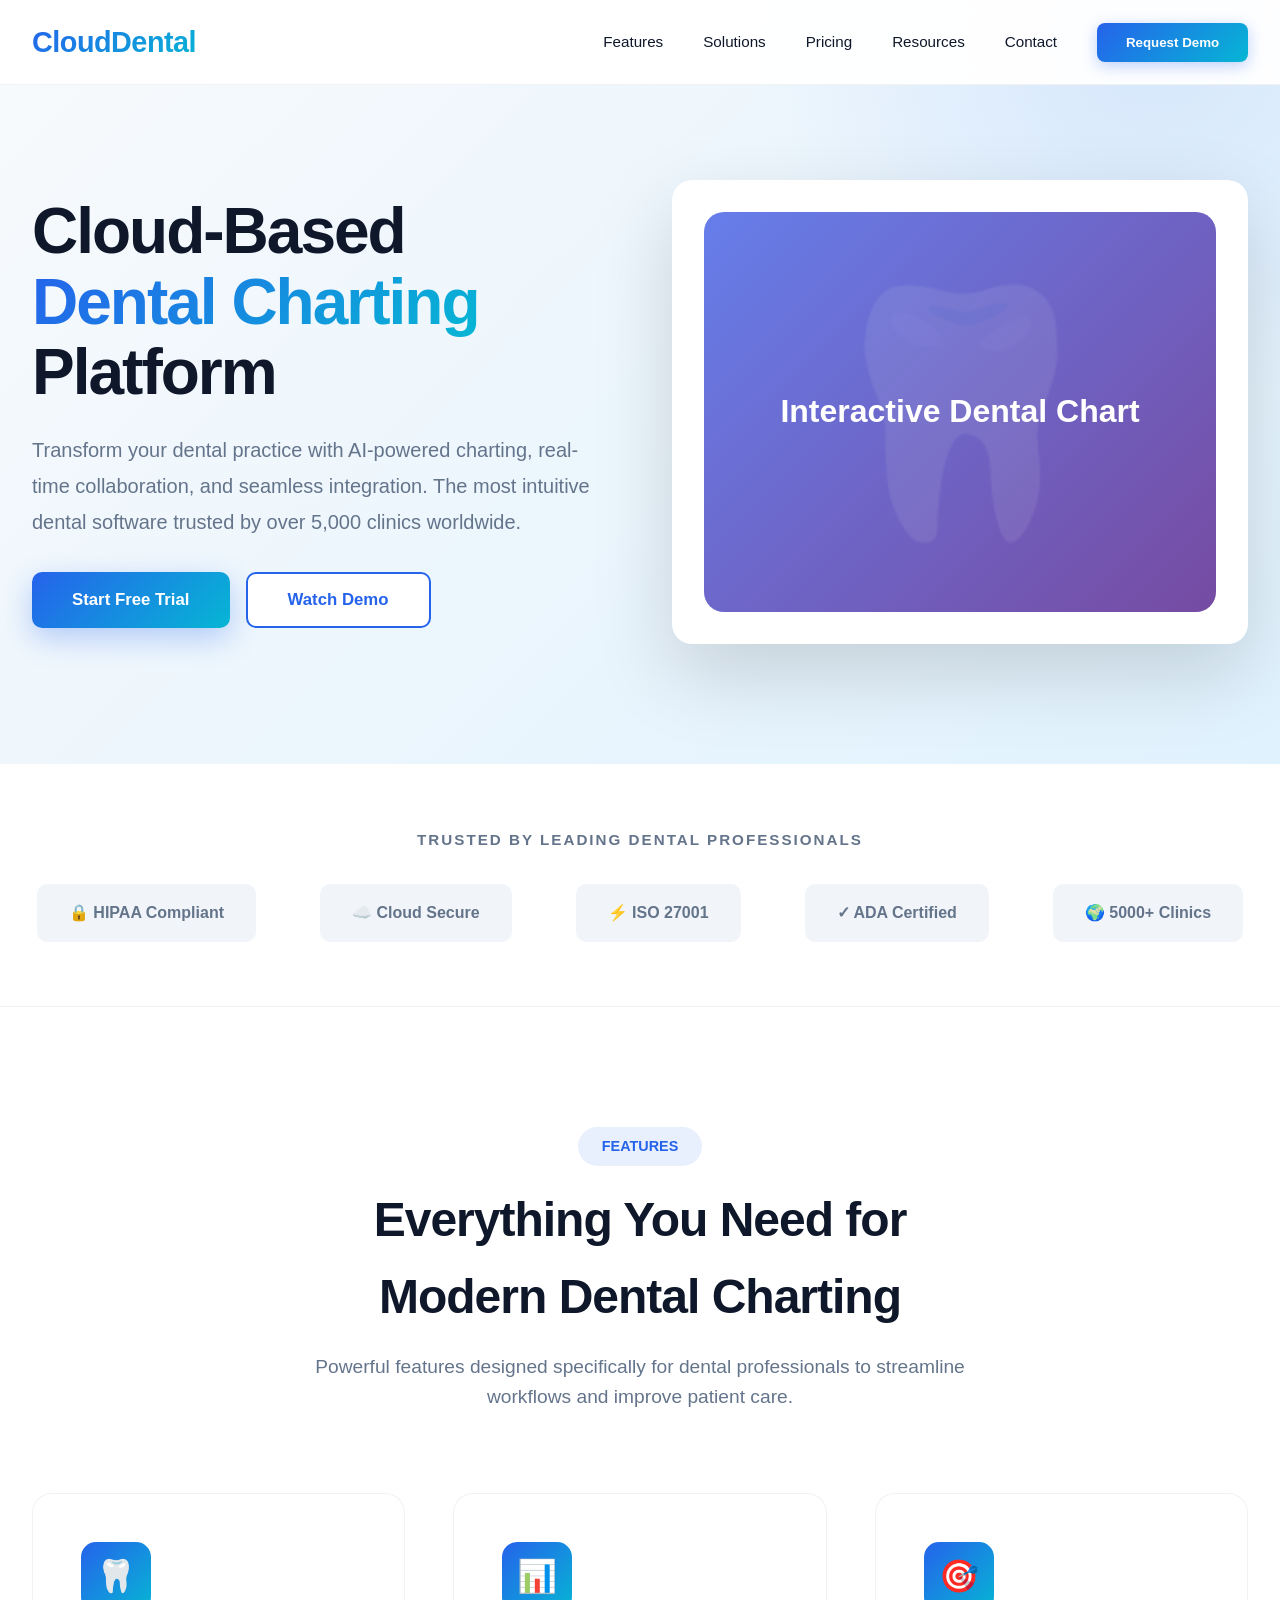
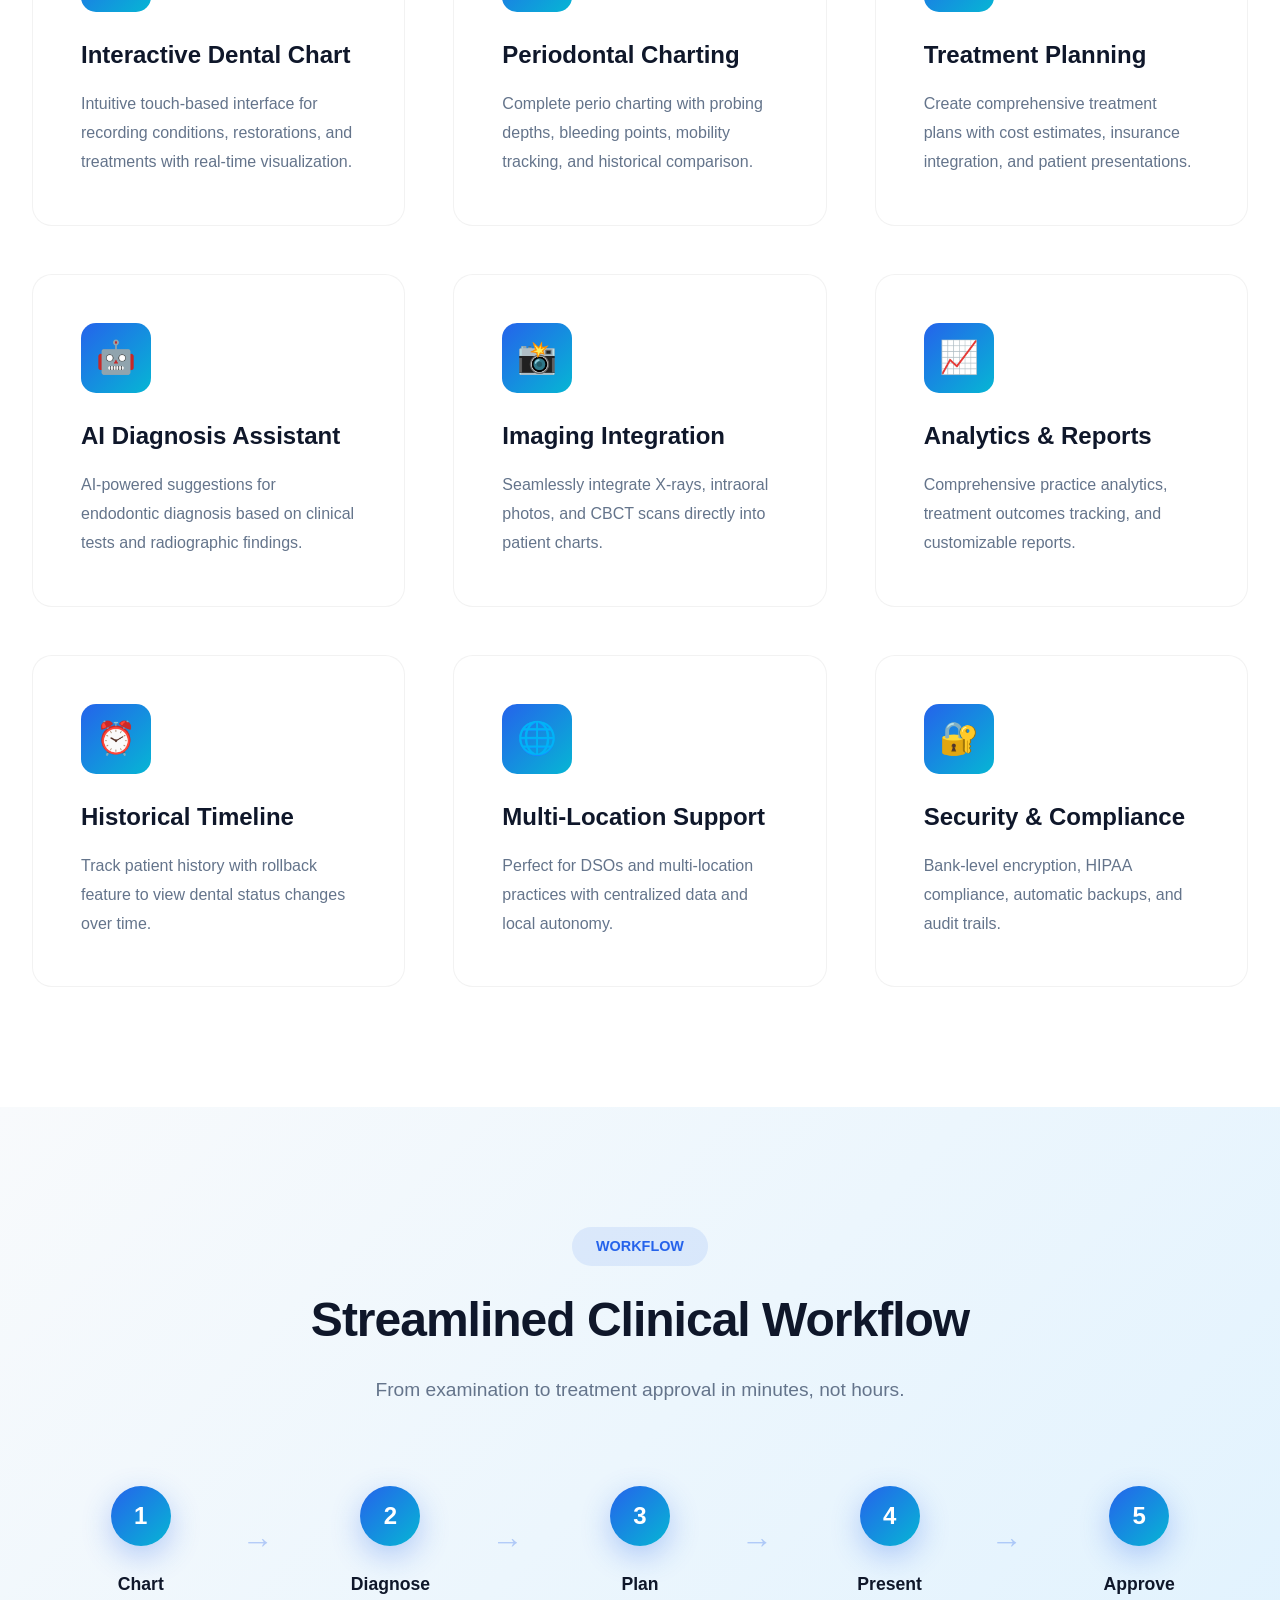
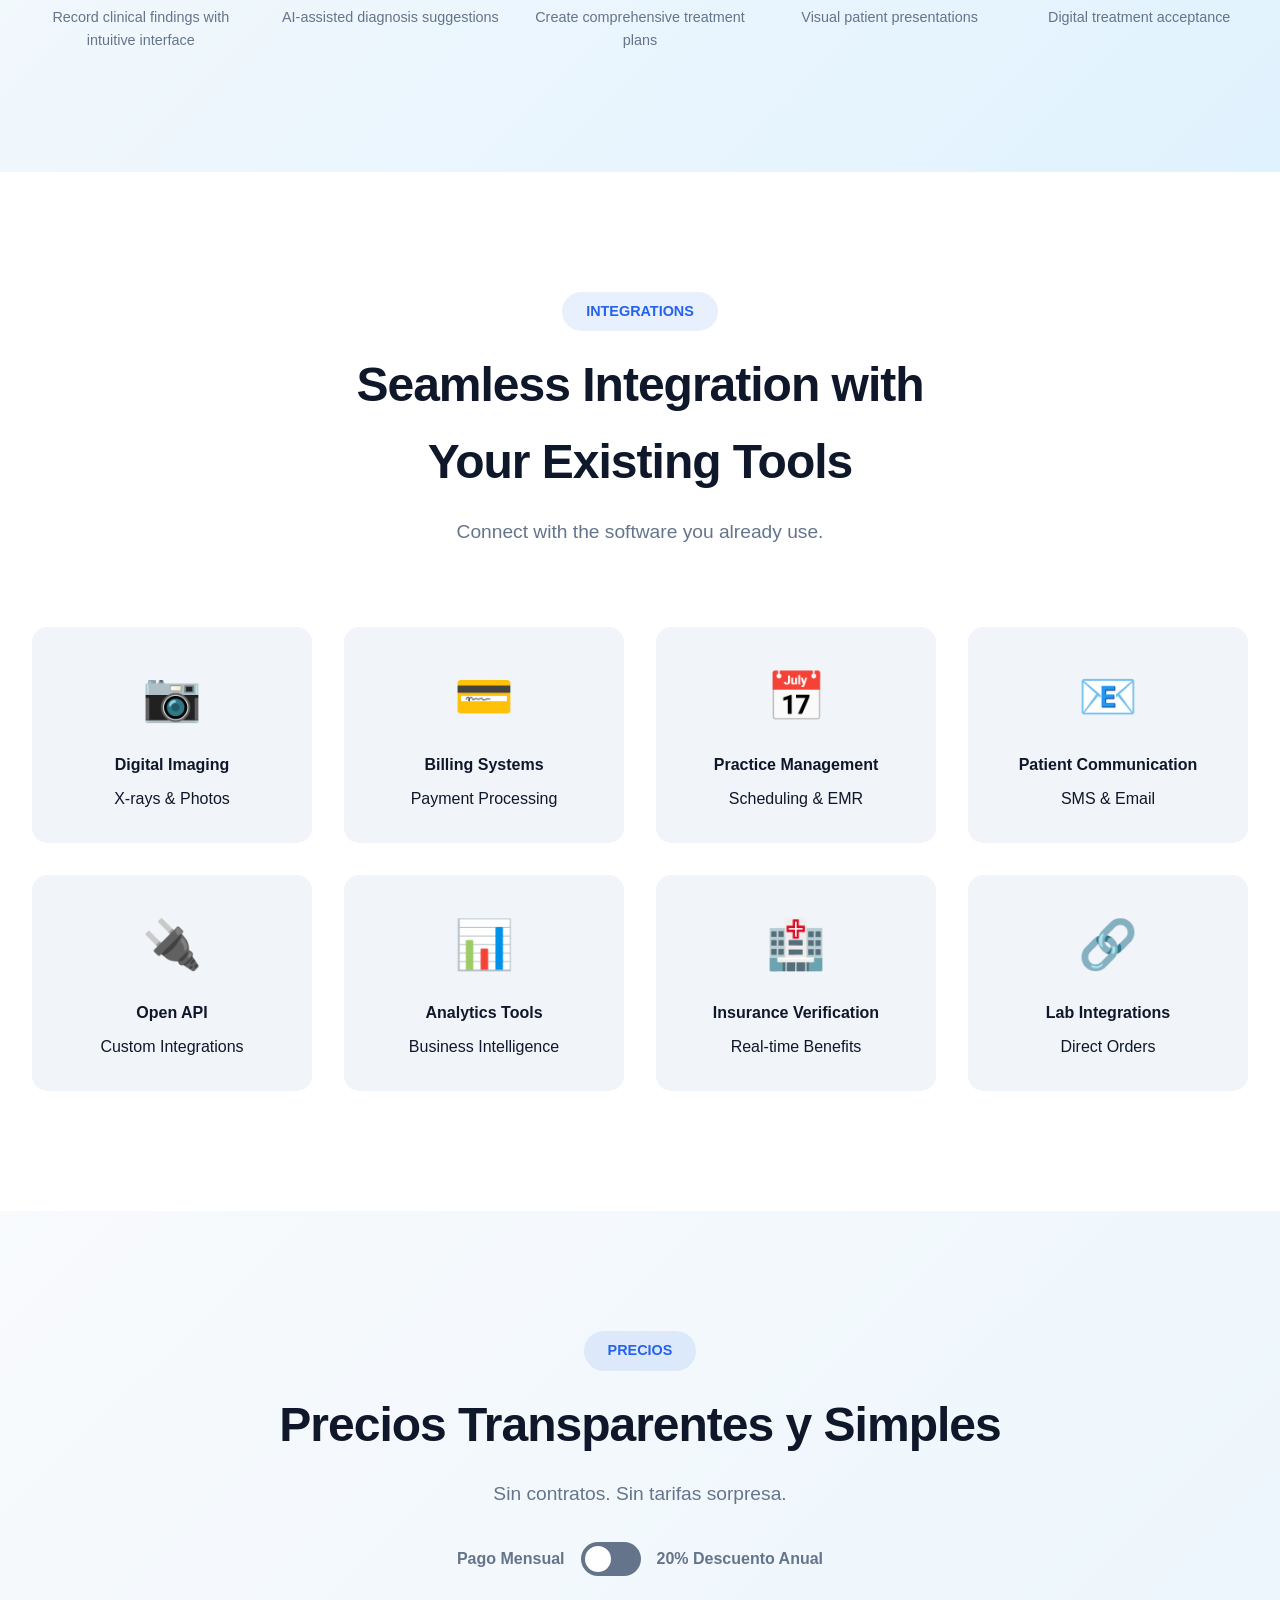
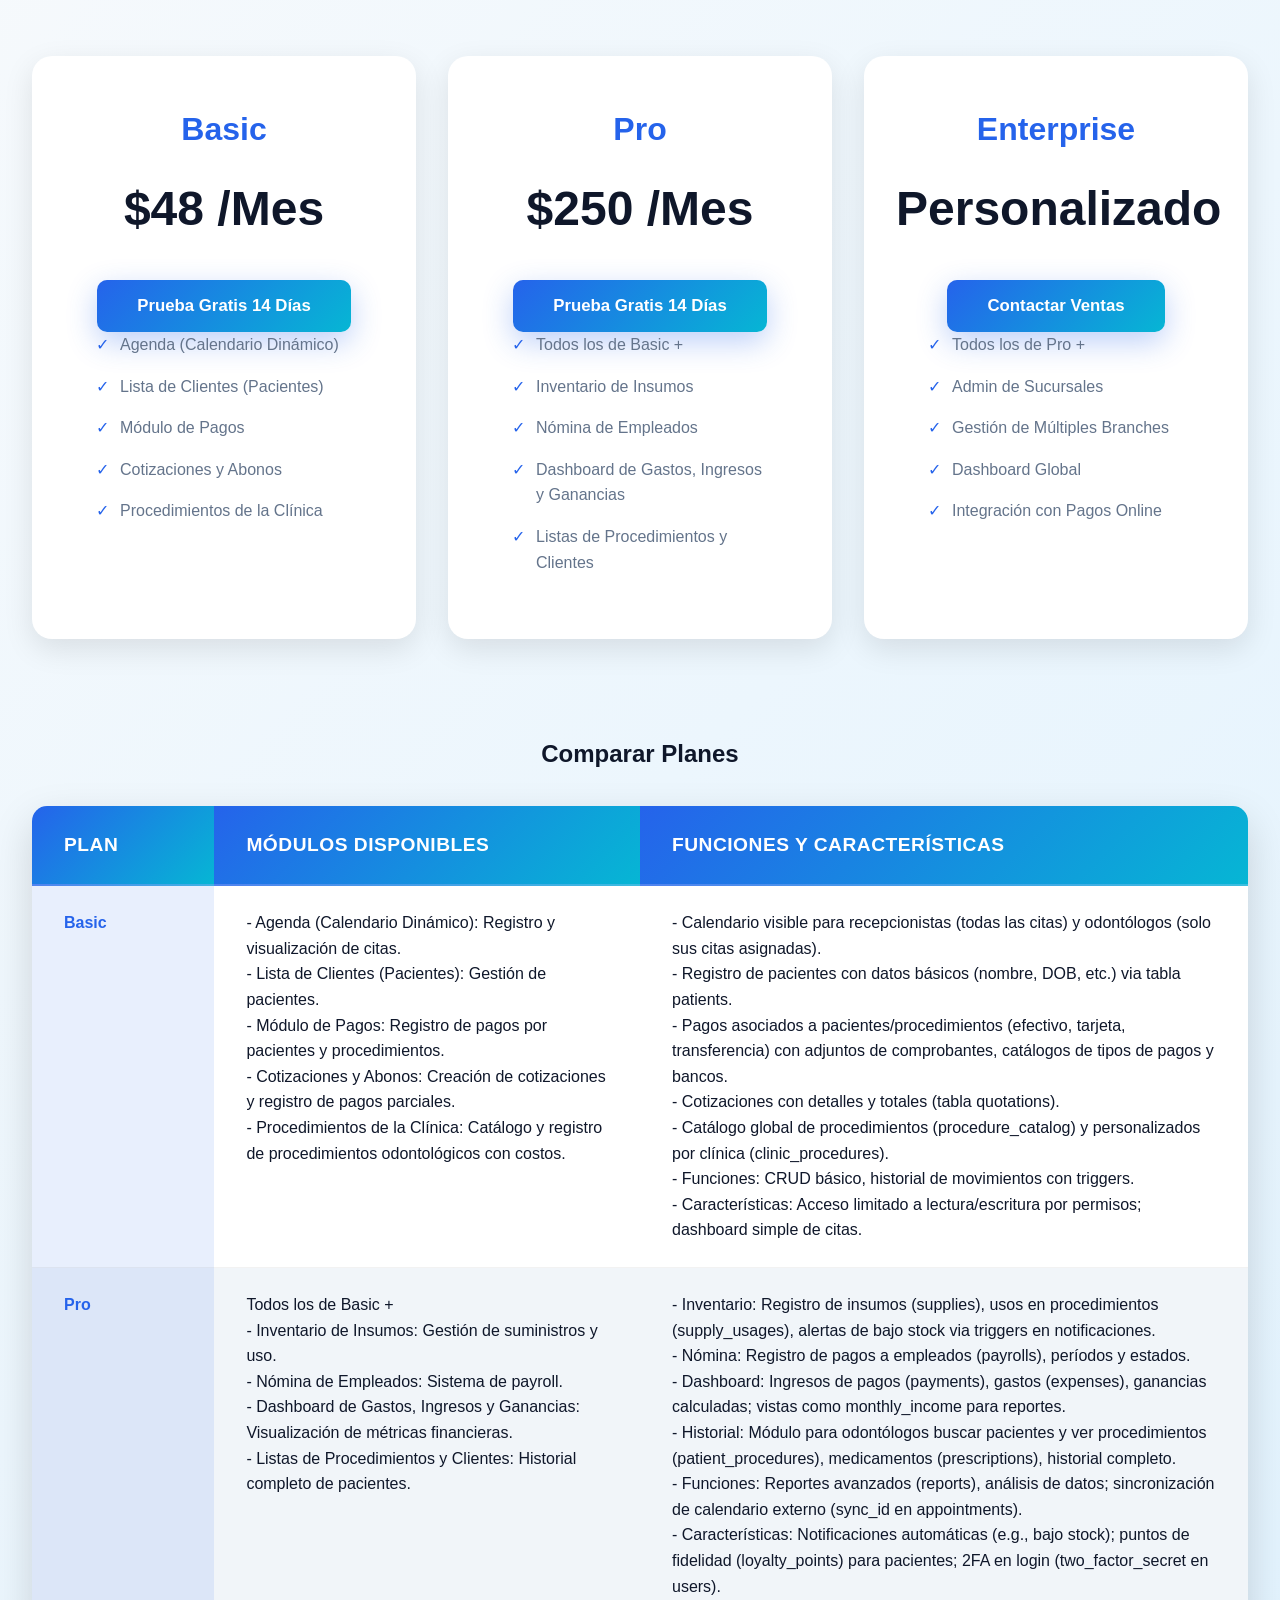
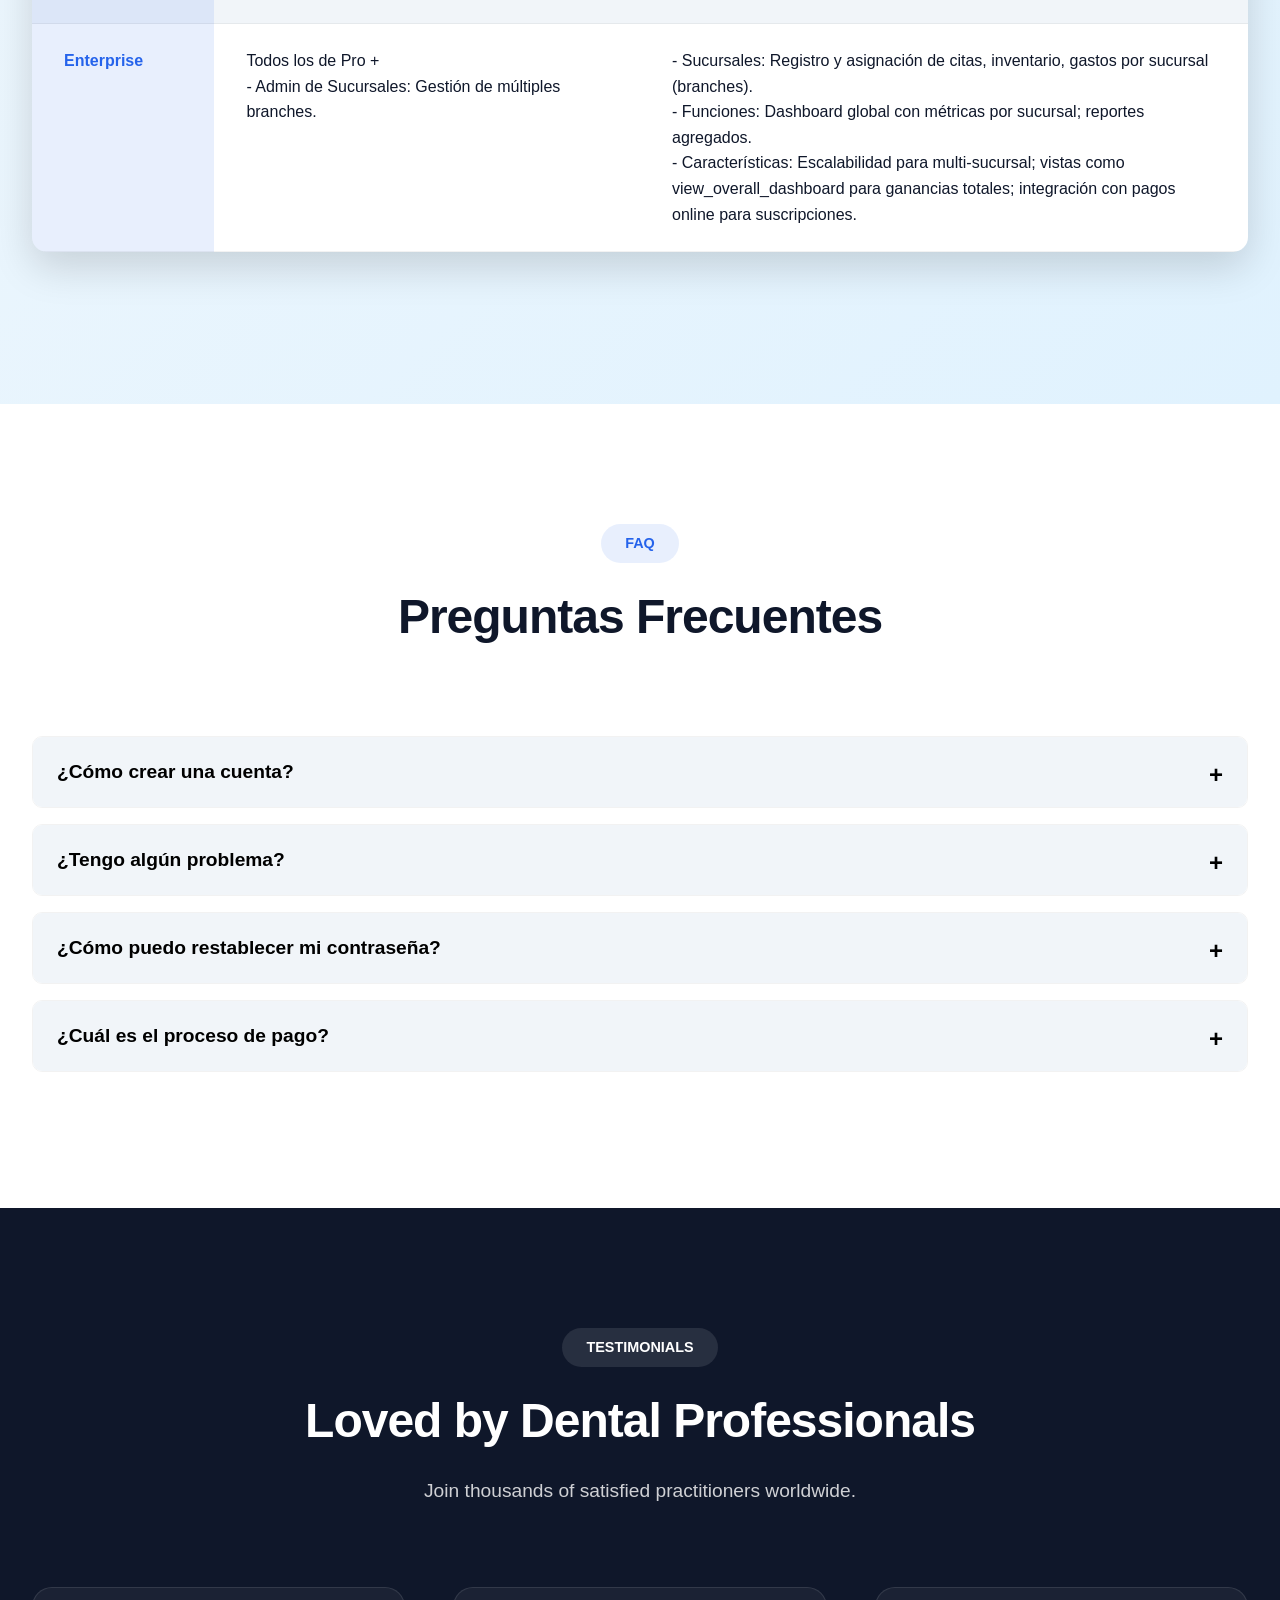
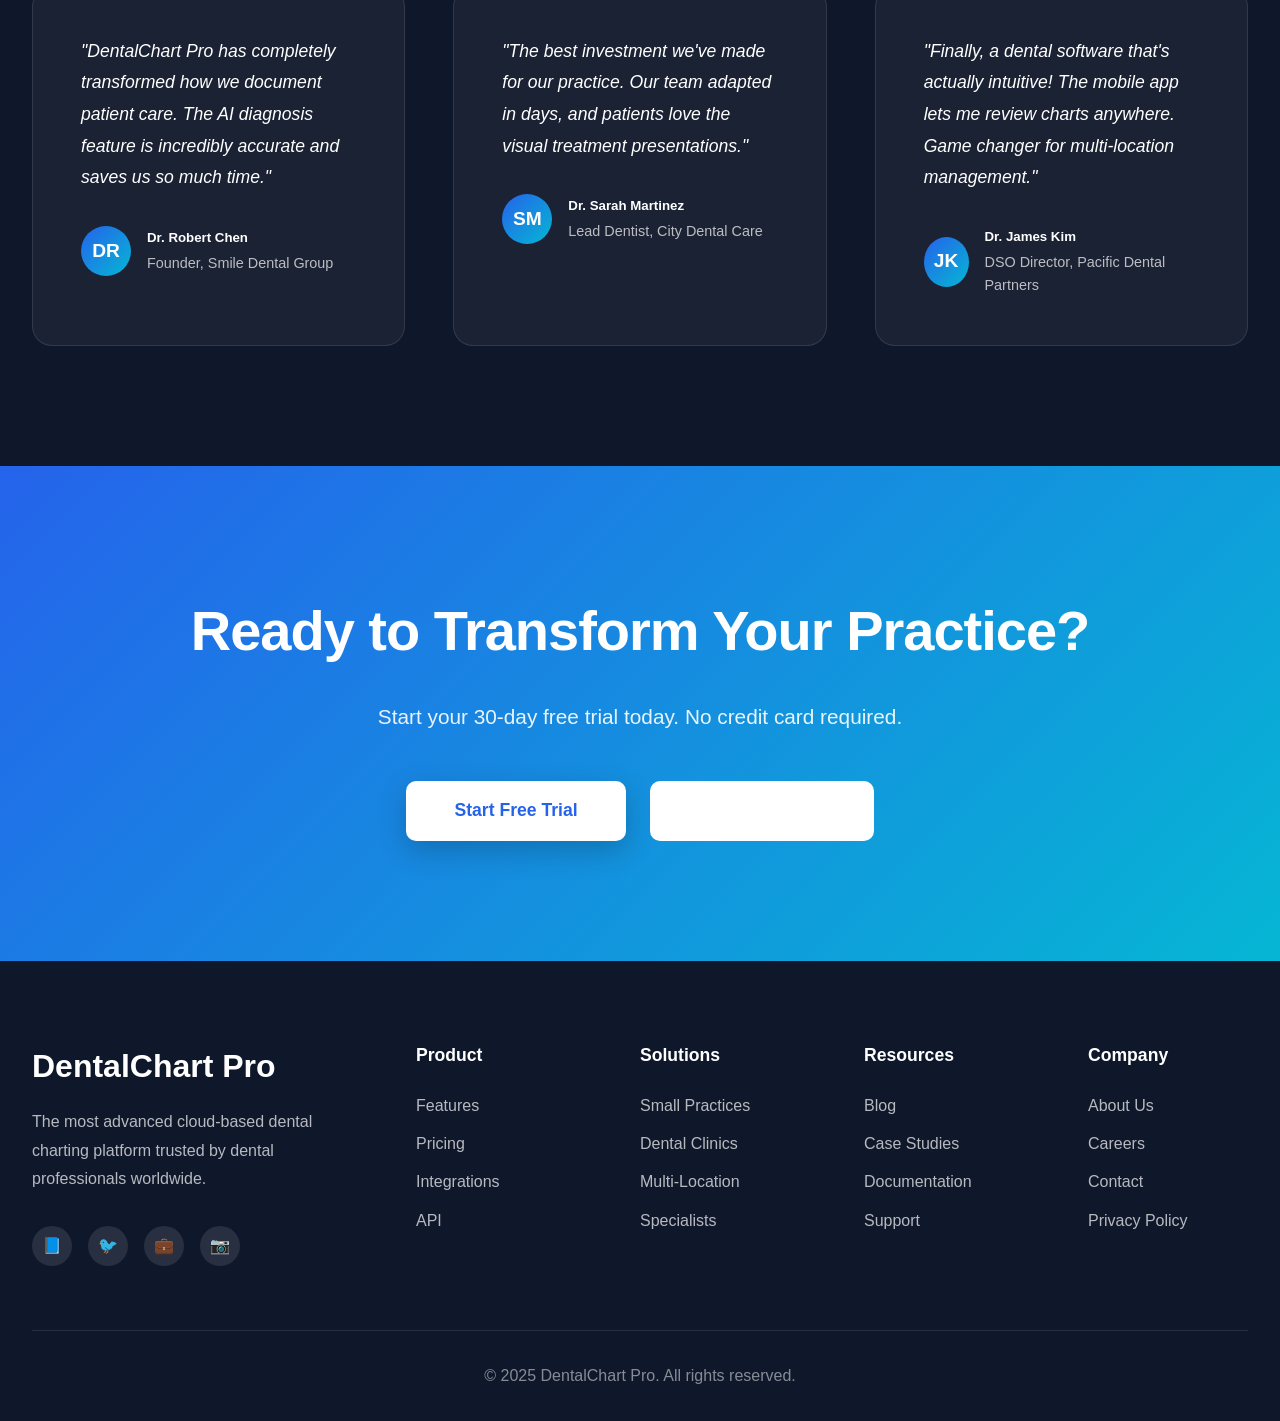
<file: app/templates/index.html>
<!DOCTYPE html>
<html lang="es">
<head>
    <meta charset="UTF-8">
    <meta name="viewport" content="width=device-width, initial-scale=1.0">
    <title>CloudDental - Cloud-Based Dental Charting Platform</title>
<style>
        * {
            margin: 0;
            padding: 0;
            box-sizing: border-box;
        }

        :root {
            --primary: #2563eb;
            --primary-dark: #1e40af;
            --secondary: #06b6d4;
            --dark: #0f172a;
            --gray: #64748b;
            --light-gray: #f1f5f9;
            --white: #ffffff;
            --gradient: linear-gradient(135deg, #667eea 0%, #764ba2 100%);
            --gradient-2: linear-gradient(135deg, #2563eb 0%, #06b6d4 100%);
        }

        body {
            font-family: -apple-system, BlinkMacSystemFont, 'Segoe UI', Roboto, 'Helvetica Neue', Arial, sans-serif;
            line-height: 1.6;
            color: var(--dark);
            overflow-x: hidden;
            background: var(--white);
        }

        /* Header */
        header {
            position: fixed;
            top: 0;
            width: 100%;
            z-index: 1000;
            background: rgba(255, 255, 255, 0.95);
            backdrop-filter: blur(10px);
            border-bottom: 1px solid rgba(0, 0, 0, 0.05);
            transition: all 0.3s ease;
        }

        header.scrolled {
            box-shadow: 0 4px 20px rgba(0, 0, 0, 0.08);
        }

        nav {
            max-width: 1400px;
            margin: 0 auto;
            padding: 1.2rem 2rem;
            display: flex;
            justify-content: space-between;
            align-items: center;
        }

        .logo {
            font-size: 1.8rem;
            font-weight: 700;
            background: var(--gradient-2);
            -webkit-background-clip: text;
            -webkit-text-fill-color: transparent;
            background-clip: text;
            letter-spacing: -0.5px;
        }

        .nav-links {
            display: flex;
            gap: 2.5rem;
            list-style: none;
            align-items: center;
        }

        .nav-links a {
            text-decoration: none;
            color: var(--dark);
            font-weight: 500;
            font-size: 0.95rem;
            transition: all 0.3s ease;
            position: relative;
        }

        .nav-links a::after {
            content: '';
            position: absolute;
            bottom: -5px;
            left: 0;
            width: 0;
            height: 2px;
            background: var(--primary);
            transition: width 0.3s ease;
        }

        .nav-links a:hover::after {
            width: 100%;
        }

        .cta-btn {
            padding: 0.75rem 1.8rem;
            background: var(--gradient-2);
            color: white;
            border: none;
            border-radius: 8px;
            font-weight: 600;
            cursor: pointer;
            transition: all 0.3s ease;
            box-shadow: 0 4px 15px rgba(37, 99, 235, 0.3);
        }

        .cta-btn:hover {
            transform: translateY(-2px);
            box-shadow: 0 8px 25px rgba(37, 99, 235, 0.4);
        }

        .mobile-menu {
            display: none;
            flex-direction: column;
            gap: 5px;
            cursor: pointer;
        }

        .mobile-menu span {
            width: 25px;
            height: 3px;
            background: var(--dark);
            border-radius: 2px;
            transition: all 0.3s ease;
        }

        /* Hero Section */
        .hero {
            padding: 180px 2rem 120px;
            background: linear-gradient(135deg, #f8fafc 0%, #e0f2fe 100%);
            position: relative;
            overflow: hidden;
        }

        .hero::before {
            content: '';
            position: absolute;
            top: -50%;
            right: -20%;
            width: 800px;
            height: 800px;
            background: radial-gradient(circle, rgba(37, 99, 235, 0.1) 0%, transparent 70%);
            animation: float 20s ease-in-out infinite;
        }

        @keyframes float {
            0%, 100% { transform: translate(0, 0) rotate(0deg); }
            50% { transform: translate(-50px, 50px) rotate(180deg); }
        }

        .hero-content {
            max-width: 1400px;
            margin: 0 auto;
            display: grid;
            grid-template-columns: 1fr 1fr;
            gap: 4rem;
            align-items: center;
            position: relative;
            z-index: 1;
        }

        .hero-text h1 {
            font-size: 4rem;
            font-weight: 800;
            line-height: 1.1;
            margin-bottom: 1.5rem;
            letter-spacing: -2px;
            animation: fadeInUp 0.8s ease;
        }

        .gradient-text {
            background: var(--gradient-2);
            -webkit-background-clip: text;
            -webkit-text-fill-color: transparent;
            background-clip: text;
        }

        .hero-text p {
            font-size: 1.25rem;
            color: var(--gray);
            margin-bottom: 2rem;
            line-height: 1.8;
            animation: fadeInUp 0.8s ease 0.2s backwards;
        }

        .hero-buttons {
            display: flex;
            gap: 1rem;
            animation: fadeInUp 0.8s ease 0.4s backwards;
        }

        .btn-primary {
            padding: 1rem 2.5rem;
            background: var(--gradient-2);
            color: white;
            border: none;
            border-radius: 10px;
            font-weight: 600;
            font-size: 1.05rem;
            cursor: pointer;
            transition: all 0.3s ease;
            box-shadow: 0 10px 30px rgba(37, 99, 235, 0.3);
        }

        .btn-primary:hover {
            transform: translateY(-3px);
            box-shadow: 0 15px 40px rgba(37, 99, 235, 0.4);
        }

        .btn-secondary {
            padding: 1rem 2.5rem;
            background: white;
            color: var(--primary);
            border: 2px solid var(--primary);
            border-radius: 10px;
            font-weight: 600;
            font-size: 1.05rem;
            cursor: pointer;
            transition: all 0.3s ease;
        }

        .btn-secondary:hover {
            background: var(--primary);
            color: white;
            transform: translateY(-3px);
        }

        .hero-image {
            position: relative;
            animation: fadeInRight 1s ease;
        }

        .mockup-container {
            position: relative;
            border-radius: 20px;
            overflow: hidden;
            box-shadow: 0 30px 80px rgba(0, 0, 0, 0.15);
            animation: floatImage 6s ease-in-out infinite;
        }

        @keyframes floatImage {
            0%, 100% { transform: translateY(0px); }
            50% { transform: translateY(-20px); }
        }

        .mockup {
            width: 100%;
            height: auto;
            display: block;
            background: white;
            padding: 2rem;
            border-radius: 20px;
        }

        @keyframes fadeInUp {
            from {
                opacity: 0;
                transform: translateY(30px);
            }
            to {
                opacity: 1;
                transform: translateY(0);
            }
        }

        @keyframes fadeInRight {
            from {
                opacity: 0;
                transform: translateX(50px);
            }
            to {
                opacity: 1;
                transform: translateX(0);
            }
        }

        /* Trust Signals */
        .trust-section {
            padding: 4rem 2rem;
            background: white;
            border-bottom: 1px solid rgba(0, 0, 0, 0.05);
        }

        .trust-content {
            max-width: 1400px;
            margin: 0 auto;
            text-align: center;
        }

        .trust-content p {
            color: var(--gray);
            font-size: 0.95rem;
            margin-bottom: 2rem;
            text-transform: uppercase;
            letter-spacing: 2px;
            font-weight: 600;
        }

        .trust-logos {
            display: flex;
            justify-content: center;
            gap: 4rem;
            flex-wrap: wrap;
            align-items: center;
        }

        .trust-badge {
            padding: 1rem 2rem;
            background: var(--light-gray);
            border-radius: 10px;
            font-weight: 600;
            color: var(--gray);
            transition: all 0.3s ease;
        }

        .trust-badge:hover {
            transform: translateY(-5px);
            box-shadow: 0 10px 30px rgba(0, 0, 0, 0.1);
        }

        /* Features Section */
        .features {
            padding: 120px 2rem;
            background: white;
        }

        .features-container {
            max-width: 1400px;
            margin: 0 auto;
        }

        .section-header {
            text-align: center;
            margin-bottom: 5rem;
        }

        .section-label {
            display: inline-block;
            padding: 0.5rem 1.5rem;
            background: rgba(37, 99, 235, 0.1);
            color: var(--primary);
            border-radius: 50px;
            font-weight: 600;
            font-size: 0.9rem;
            margin-bottom: 1rem;
        }

        .section-header h2 {
            font-size: 3rem;
            font-weight: 800;
            margin-bottom: 1rem;
            letter-spacing: -1px;
        }

        .section-header p {
            font-size: 1.2rem;
            color: var(--gray);
            max-width: 700px;
            margin: 0 auto;
        }

        .features-grid {
            display: grid;
            grid-template-columns: repeat(3, 1fr);
            gap: 3rem;
        }

        .feature-card {
            padding: 3rem;
            background: white;
            border-radius: 20px;
            border: 1px solid rgba(0, 0, 0, 0.05);
            transition: all 0.4s ease;
            cursor: pointer;
            position: relative;
            overflow: hidden;
        }

        .feature-card::before {
            content: '';
            position: absolute;
            top: 0;
            left: 0;
            width: 100%;
            height: 100%;
            background: var(--gradient-2);
            opacity: 0;
            transition: opacity 0.4s ease;
            z-index: 0;
        }

        .feature-card:hover::before {
            opacity: 0.05;
        }

        .feature-card:hover {
            transform: translateY(-10px);
            box-shadow: 0 20px 60px rgba(0, 0, 0, 0.1);
            border-color: var(--primary);
        }

        .feature-card > * {
            position: relative;
            z-index: 1;
        }

        .feature-icon {
            width: 70px;
            height: 70px;
            background: var(--gradient-2);
            border-radius: 15px;
            display: flex;
            align-items: center;
            justify-content: center;
            font-size: 2rem;
            margin-bottom: 1.5rem;
            color: white;
        }

        .feature-card h3 {
            font-size: 1.5rem;
            margin-bottom: 1rem;
            font-weight: 700;
        }

        .feature-card p {
            color: var(--gray);
            line-height: 1.8;
        }

        /* Clinical Workflow */
        .workflow {
            padding: 120px 2rem;
            background: linear-gradient(135deg, #f8fafc 0%, #e0f2fe 100%);
        }

        .workflow-container {
            max-width: 1400px;
            margin: 0 auto;
        }

        .workflow-steps {
            display: grid;
            grid-template-columns: repeat(5, 1fr);
            gap: 2rem;
            margin-top: 4rem;
        }

        .workflow-step {
            text-align: center;
            position: relative;
        }

        .workflow-step::after {
            content: '→';
            position: absolute;
            right: -1.5rem;
            top: 30px;
            font-size: 2rem;
            color: var(--primary);
            opacity: 0.3;
        }

        .workflow-step:last-child::after {
            display: none;
        }

        .step-number {
            width: 60px;
            height: 60px;
            background: var(--gradient-2);
            color: white;
            border-radius: 50%;
            display: flex;
            align-items: center;
            justify-content: center;
            font-size: 1.5rem;
            font-weight: 700;
            margin: 0 auto 1.5rem;
            box-shadow: 0 10px 30px rgba(37, 99, 235, 0.3);
        }

        .workflow-step h4 {
            font-size: 1.1rem;
            margin-bottom: 0.5rem;
            font-weight: 700;
        }

        .workflow-step p {
            color: var(--gray);
            font-size: 0.9rem;
        }

        /* Integrations */
        .integrations {
            padding: 120px 2rem;
            background: white;
        }

        .integrations-container {
            max-width: 1400px;
            margin: 0 auto;
        }

        .integrations-grid {
            display: grid;
            grid-template-columns: repeat(4, 1fr);
            gap: 2rem;
            margin-top: 4rem;
        }

        .integration-card {
            padding: 2rem;
            background: var(--light-gray);
            border-radius: 15px;
            text-align: center;
            transition: all 0.3s ease;
            cursor: pointer;
        }

        .integration-card:hover {
            background: white;
            box-shadow: 0 10px 40px rgba(0, 0, 0, 0.1);
            transform: translateY(-5px);
        }

        .integration-icon {
            font-size: 3rem;
            margin-bottom: 1rem;
        }

        .integration-card h4 {
            font-weight: 600;
            margin-bottom: 0.5rem;
        }

        /* Testimonials */
        .testimonials {
            padding: 120px 2rem;
            background: var(--dark);
            color: white;
        }

        .testimonials-container {
            max-width: 1400px;
            margin: 0 auto;
        }

        .testimonials-grid {
            display: grid;
            grid-template-columns: repeat(3, 1fr);
            gap: 3rem;
            margin-top: 4rem;
        }

        .testimonial-card {
            padding: 3rem;
            background: rgba(255, 255, 255, 0.05);
            border-radius: 20px;
            border: 1px solid rgba(255, 255, 255, 0.1);
            transition: all 0.3s ease;
        }

        .testimonial-card:hover {
            background: rgba(255, 255, 255, 0.08);
            transform: translateY(-5px);
        }

        .testimonial-text {
            font-size: 1.1rem;
            line-height: 1.8;
            margin-bottom: 2rem;
            font-style: italic;
        }

        .testimonial-author {
            display: flex;
            align-items: center;
            gap: 1rem;
        }

        .author-avatar {
            width: 50px;
            height: 50px;
            background: var(--gradient-2);
            border-radius: 50%;
            display: flex;
            align-items: center;
            justify-content: center;
            font-weight: 700;
            font-size: 1.2rem;
        }

        .author-info h5 {
            font-weight: 600;
            margin-bottom: 0.25rem;
        }

        .author-info p {
            font-size: 0.9rem;
            opacity: 0.7;
        }

        /* CTA Section */
        .cta-section {
            padding: 120px 2rem;
            background: var(--gradient-2);
            text-align: center;
            color: white;
        }

        .cta-section h2 {
            font-size: 3.5rem;
            font-weight: 800;
            margin-bottom: 1.5rem;
            letter-spacing: -1px;
        }

        .cta-section p {
            font-size: 1.3rem;
            margin-bottom: 3rem;
            opacity: 0.9;
        }

        .cta-buttons {
            display: flex;
            gap: 1.5rem;
            justify-content: center;
        }

        .btn-white {
            padding: 1.2rem 3rem;
            background: white;
            color: var(--primary);
            border: none;
            border-radius: 10px;
            font-weight: 700;
            font-size: 1.1rem;
            cursor: pointer;
            transition: all 0.3s ease;
            box-shadow: 0 10px 30px rgba(0, 0, 0, 0.2);
        }

        .btn-white:hover {
            transform: translateY(-3px);
            box-shadow: 0 15px 40px rgba(0, 0, 0, 0.3);
        }

        /* Footer */
        footer {
            background: var(--dark);
            color: white;
            padding: 80px 2rem 2rem;
        }

        .footer-content {
            max-width: 1400px;
            margin: 0 auto;
            display: grid;
            grid-template-columns: 2fr 1fr 1fr 1fr 1fr;
            gap: 4rem;
            margin-bottom: 4rem;
        }

        .footer-brand h3 {
            font-size: 2rem;
            margin-bottom: 1rem;
        }

        .footer-brand p {
            color: rgba(255, 255, 255, 0.7);
            line-height: 1.8;
            margin-bottom: 2rem;
        }

        .social-links {
            display: flex;
            gap: 1rem;
        }

        .social-link {
            width: 40px;
            height: 40px;
            background: rgba(255, 255, 255, 0.1);
            border-radius: 50%;
            display: flex;
            align-items: center;
            justify-content: center;
            transition: all 0.3s ease;
            cursor: pointer;
        }

        .social-link:hover {
            background: var(--primary);
            transform: translateY(-3px);
        }

        .footer-column h4 {
            font-size: 1.1rem;
            margin-bottom: 1.5rem;
            font-weight: 600;
        }

        .footer-column ul {
            list-style: none;
        }

        .footer-column ul li {
            margin-bottom: 0.8rem;
        }

        .footer-column ul li a {
            color: rgba(255, 255, 255, 0.7);
            text-decoration: none;
            transition: color 0.3s ease;
        }

        .footer-column ul li a:hover {
            color: white;
        }

        .footer-bottom {
            border-top: 1px solid rgba(255, 255, 255, 0.1);
            padding-top: 2rem;
            text-align: center;
            color: rgba(255, 255, 255, 0.5);
        }

        /* Animations */
        .fade-in {
            opacity: 0;
            animation: fadeIn 0.8s ease forwards;
        }

        @keyframes fadeIn {
            to {
                opacity: 1;
            }
        }

        /* Scroll Animations */
        .scroll-reveal {
            opacity: 0;
            transform: translateY(50px);
            transition: all 0.8s ease;
        }

        .scroll-reveal.active {
            opacity: 1;
            transform: translateY(0);
        }

        /* Interactive Dental Chart Preview */
        .dental-chart-preview {
            width: 100%;
            height: 400px;
            background: linear-gradient(135deg, #667eea 0%, #764ba2 100%);
            border-radius: 20px;
            display: flex;
            align-items: center;
            justify-content: center;
            position: relative;
            overflow: hidden;
        }

        .dental-chart-preview::before {
            content: '🦷';
            font-size: 15rem;
            opacity: 0.1;
            position: absolute;
        }

        .chart-text {
            color: white;
            font-size: 2rem;
            font-weight: 700;
            z-index: 1;
        }
/* Pricing Section CSS */
.pricing {
    padding: 120px 2rem;
    background: linear-gradient(135deg, #f8fafc 0%, #e0f2fe 100%);
}

.pricing-container {
    max-width: 1400px;
    margin: 0 auto;
}

.pricing-toggle {
    display: flex;
    align-items: center;
    justify-content: center;
    gap: 1rem;
    margin: 2rem 0;
    font-weight: 600;
    color: var(--gray);
}

.switch {
    position: relative;
    display: inline-block;
    width: 60px;
    height: 34px;
}

.switch input {
    opacity: 0;
    width: 0;
    height: 0;
}

.slider {
    position: absolute;
    cursor: pointer;
    top: 0;
    left: 0;
    right: 0;
    bottom: 0;
    background-color: var(--gray);
    transition: .4s;
    border-radius: 34px;
}

.slider:before {
    position: absolute;
    content: "";
    height: 26px;
    width: 26px;
    left: 4px;
    bottom: 4px;
    background-color: white;
    transition: .4s;
    border-radius: 50%;
}

input:checked + .slider {
    background-color: var(--primary);
}

input:checked + .slider:before {
    transform: translateX(26px);
}

.pricing-cards {
    display: grid;
    grid-template-columns: repeat(auto-fit, minmax(300px, 1fr));
    gap: 2rem;
    margin-top: 4rem;
}

.pricing-card {
    padding: 3rem 2rem;
    background: white;
    border-radius: 20px;
    box-shadow: 0 10px 30px rgba(0, 0, 0, 0.1);
    text-align: center;
    transition: all 0.3s ease;
}

.pricing-card:hover {
    transform: translateY(-10px);
    box-shadow: 0 20px 50px rgba(37, 99, 235, 0.2);
}

.pricing-card h3 {
    font-size: 2rem;
    margin-bottom: 1rem;
    color: var(--primary);
}

.pricing-card .price {
    font-size: 3rem;
    font-weight: 800;
    margin-bottom: 2rem;
    color: var(--dark);
}

.pricing-card .price .annual {
    display: none;
}

.pricing-card ul {
    list-style: none;
    text-align: left;
    padding: 0 2rem;
}

.pricing-card ul li {
    margin-bottom: 1rem;
    position: relative;
    padding-left: 1.5rem;
    color: var(--gray);
}

.pricing-card ul li::before {
    content: '✓';
    position: absolute;
    left: 0;
    color: var(--primary);
}

.compare-plans {
    margin-top: 6rem;
}

.comparison-table {
    width: 100%;
    border-collapse: separate;
    border-spacing: 0;
    border-radius: 10px;
    overflow: hidden;
    box-shadow: 0 10px 30px rgba(0, 0, 0, 0.1);
}

.comparison-table th,
.comparison-table td {
    padding: 1.5rem;
    text-align: left;
    border-bottom: 1px solid rgba(0, 0, 0, 0.05);
}

.comparison-table th {
    background: var(--gradient-2);
    color: white;
    font-weight: 700;
}

.comparison-table tr:nth-child(even) {
    background: var(--light-gray);
}

.comparison-table td:first-child {
    font-weight: 600;
    background: rgba(37, 99, 235, 0.1);
}

 /* FAQ Section CSS */
.faq {
    padding: 120px 2rem;
    background: white;
}

.faq-container {
    max-width: 1400px;
    margin: 0 auto;
}

.faq-accordion .faq-item {
    margin-bottom: 1rem;
    border: 1px solid rgba(0, 0, 0, 0.05);
    border-radius: 10px;
    overflow: hidden;
}

.faq-question {
    width: 100%;
    text-align: left;
    padding: 1.5rem;
    background: var(--light-gray);
    border: none;
    font-weight: 600;
    font-size: 1.2rem;
    cursor: pointer;
    position: relative;
    transition: background 0.3s ease;
}

.faq-question:hover {
    background: rgba(37, 99, 235, 0.1);
}

.faq-question::after {
    content: '+';
    position: absolute;
    right: 1.5rem;
    font-size: 1.5rem;
}

.faq-item.active .faq-question::after {
    content: '-';
}

.faq-answer {
    max-height: 0;
    overflow: hidden;
    transition: max-height 0.3s ease;
    padding: 0 1.5rem;
}

.faq-item.active .faq-answer {
    max-height: 500px; /* Ajusta según contenido */
    padding: 1.5rem;
}

.faq-answer p {
    color: var(--gray);
    line-height: 1.8;
}

/* Improved CSS for Compare Plans Table */
.compare-plans {
    margin-top: 6rem;
    text-align: center;
}

.comparison-table {
    width: 100%;
    max-width: 1400px;
    margin: 2rem auto;
    border-collapse: separate;
    border-spacing: 0;
    border-radius: 15px;
    overflow: hidden;
    box-shadow: 0 15px 40px rgba(0, 0, 0, 0.15);
    background: white;
    font-size: 1rem;
    line-height: 1.6;
}

.comparison-table thead th {
    background: var(--gradient-2);
    color: white;
    font-size: 1.2rem;
    font-weight: 700;
    padding: 1.5rem 2rem;
    text-transform: uppercase;
    letter-spacing: 0.5px;
    border-bottom: 2px solid rgba(255, 255, 255, 0.2);
}

.comparison-table tbody tr {
    transition: background 0.3s ease;
}

.comparison-table tbody tr:hover {
    background: rgba(37, 99, 235, 0.05);
}

.comparison-table td {
    padding: 1.5rem 2rem;
    border-bottom: 1px solid rgba(0, 0, 0, 0.05);
    vertical-align: top;
    color: var(--dark);
}

.comparison-table td:first-child {
    font-weight: 700;
    background: rgba(37, 99, 235, 0.1);
    color: var(--primary);
    text-align: left;
    width: 15%;
}

.comparison-table td:nth-child(2) {
    width: 35%;
}

.comparison-table td:nth-child(3) {
    width: 50%;
}

.comparison-table td br {
    margin-bottom: 0.5rem;
}

/* Responsive Design */
@media (max-width: 1024px) {
    .hero-content {
        grid-template-columns: 1fr;
        text-align: center;
    }

    .hero-buttons {
        justify-content: center;
    }

    .features-grid {
        grid-template-columns: repeat(2, 1fr);
    }

    .workflow-steps {
        grid-template-columns: repeat(3, 1fr);
    }

    .integrations-grid {
        grid-template-columns: repeat(3, 1fr);
    }

    .testimonials-grid {
        grid-template-columns: 1fr;
    }

    .footer-content {
        grid-template-columns: repeat(2, 1fr);
    }

    .comparison-table td {
        padding: 1.2rem 1.5rem;
    }
}

@media (max-width: 768px) {
    .nav-links {
        display: none;
        flex-direction: column;
        position: absolute;
        top: 100%;
        left: 0;
        width: 100%;
        background: white;
        padding: 1rem;
        box-shadow: 0 4px 20px rgba(0, 0, 0, 0.08);
    }

    .nav-links.active {
        display: flex;
    }

    .mobile-menu {
        display: flex;
    }

    .hero {
        padding: 120px 1rem 80px;
    }

    .hero-text h1 {
        font-size: 2.5rem;
        letter-spacing: -1px;
    }

    .hero-text p {
        font-size: 1rem;
    }

    .hero-buttons {
        flex-direction: column;
        gap: 1rem;
    }

    .features {
        padding: 80px 1rem;
    }

    .section-header h2 {
        font-size: 2.5rem;
    }

    .features-grid {
        grid-template-columns: 1fr;
    }

    .workflow {
        padding: 80px 1rem;
    }

    .workflow-steps {
        grid-template-columns: 1fr;
    }

    .workflow-step::after {
        content: '↓';
        right: 50%;
        transform: translateX(50%);
        top: auto;
        bottom: -2rem;
    }

    .integrations {
        padding: 80px 1rem;
    }

    .integrations-grid {
        grid-template-columns: repeat(2, 1fr);
    }

    .testimonials {
        padding: 80px 1rem;
    }

    .cta-section {
        padding: 80px 1rem;
    }

    .cta-section h2 {
        font-size: 2rem;
    }

    .cta-buttons {
        flex-direction: column;
        align-items: center;
    }

    .footer-content {
        grid-template-columns: 1fr;
        gap: 2rem;
    }

    .pricing {
        padding: 80px 1rem;
    }

    .pricing-toggle {
        flex-wrap: wrap;
        justify-content: center;
    }

    .pricing-cards {
        grid-template-columns: 1fr;
    }

    .comparison-table {
        border: 0;
        box-shadow: none;
    }

    .comparison-table thead {
        display: none;
    }

    .comparison-table tbody tr {
        margin-bottom: 2rem;
        display: block;
        border: 1px solid rgba(0, 0, 0, 0.1);
        border-radius: 15px;
        box-shadow: 0 10px 30px rgba(0, 0, 0, 0.1);
        background: white;
    }

    .comparison-table td {
        display: block;
        text-align: left;
        padding: 1rem 1.5rem;
        position: relative;
        border-bottom: 1px solid rgba(0, 0, 0, 0.05);
    }

    .comparison-table td:last-child {
        border-bottom: none;
    }

    .comparison-table td::before {
        content: attr(data-label);
        display: block;
        font-weight: 700;
        color: var(--primary);
        margin-bottom: 0.5rem;
        text-transform: uppercase;
        font-size: 0.9rem;
    }

    .comparison-table td:first-child::before {
        font-size: 1.2rem;
    }

    .faq {
        padding: 80px 1rem;
    }

    .faq-question {
        font-size: 1rem;
        padding: 1rem;
    }

    .trust-section {
        padding: 3rem 1rem;
    }

    .trust-logos {
        gap: 2rem;
    }

    .trust-badge {
        padding: 0.8rem 1.5rem;
    }

    .dental-chart-preview {
        height: 300px;
    }

    .chart-text {
        font-size: 1.5rem;
    }
}

@media (max-width: 480px) {
    nav {
        padding: 1rem;
    }

    .logo {
        font-size: 1.5rem;
    }

    .hero {
        padding: 100px 1rem 60px;
    }

    .hero-text h1 {
        font-size: 2rem;
    }

    .hero-text p {
        font-size: 0.9rem;
    }

    .btn-primary, .btn-secondary {
        padding: 0.8rem 2rem;
        font-size: 0.95rem;
    }

    .section-header h2 {
        font-size: 2rem;
    }

    .section-header p {
        font-size: 1rem;
    }

    .feature-card {
        padding: 2rem;
    }

    .feature-icon {
        width: 60px;
        height: 60px;
        font-size: 1.8rem;
    }

    .feature-card h3 {
        font-size: 1.3rem;
    }

    .workflow-step h4 {
        font-size: 1rem;
    }

    .workflow-step p {
        font-size: 0.8rem;
    }

    .integration-card {
        padding: 1.5rem;
    }

    .integration-icon {
        font-size: 2.5rem;
    }

    .testimonial-card {
        padding: 2rem;
    }

    .testimonial-text {
        font-size: 1rem;
    }

    .cta-section h2 {
        font-size: 1.8rem;
    }

    .cta-section p {
        font-size: 1.1rem;
    }

    .btn-white {
        padding: 1rem 2.5rem;
        font-size: 1rem;
    }

    .footer-brand h3 {
        font-size: 1.8rem;
    }

    .footer-column h4 {
        font-size: 1rem;
    }

    .pricing-card {
        padding: 2rem 1.5rem;
    }

    .pricing-card h3 {
        font-size: 1.8rem;
    }

    .pricing-card .price {
        font-size: 2.5rem;
    }

    .faq-question {
        font-size: 0.95rem;
    }

    .faq-answer p {
        font-size: 0.9rem;
    }
}
    </style>
</head>
<body>
    <!-- Header -->
    <header id="header">
        <nav>
            <div class="logo">CloudDental</div>
            <ul class="nav-links">
                <li><a href="#features">Features</a></li>
                <li><a href="#solutions">Solutions</a></li>
                <li><a href="#pricing">Pricing</a></li>
                <li><a href="#resources">Resources</a></li>
                <li><a href="#contact">Contact</a></li>
                <button class="cta-btn">Request Demo</button>
            </ul>
            <div class="mobile-menu">
                <span></span>
                <span></span>
                <span></span>
            </div>
        </nav>
    </header>

    <!-- Hero Section -->
    <section class="hero">
        <div class="hero-content">
            <div class="hero-text">
                <h1>
                    Cloud-Based<br>
                    <span class="gradient-text">Dental Charting</span><br>
                    Platform
                </h1>
                <p>Transform your dental practice with AI-powered charting, real-time collaboration, and seamless integration. The most intuitive dental software trusted by over 5,000 clinics worldwide.</p>
                <div class="hero-buttons">
                    <button class="btn-primary">Start Free Trial</button>
                    <button class="btn-secondary">Watch Demo</button>
                </div>
            </div>
            <div class="hero-image">
                <div class="mockup-container">
                    <div class="mockup">
                        <div class="dental-chart-preview">
                            <div class="chart-text">Interactive Dental Chart</div>
                        </div>
                    </div>
                </div>
            </div>
        </div>
    </section>

    <!-- Trust Signals -->
    <section class="trust-section">
        <div class="trust-content">
            <p>Trusted by leading dental professionals</p>
            <div class="trust-logos">
                <div class="trust-badge">🔒 HIPAA Compliant</div>
                <div class="trust-badge">☁️ Cloud Secure</div>
                <div class="trust-badge">⚡ ISO 27001</div>
                <div class="trust-badge">✓ ADA Certified</div>
                <div class="trust-badge">🌍 5000+ Clinics</div>
            </div>
        </div>
    </section>

    <!-- Features Section -->
    <section class="features" id="features">
        <div class="features-container">
            <div class="section-header">
                <span class="section-label">FEATURES</span>
                <h2>Everything You Need for<br>Modern Dental Charting</h2>
                <p>Powerful features designed specifically for dental professionals to streamline workflows and improve patient care.</p>
            </div>
            <div class="features-grid">
                <div class="feature-card scroll-reveal">
                    <div class="feature-icon">🦷</div>
                    <h3>Interactive Dental Chart</h3>
                    <p>Intuitive touch-based interface for recording conditions, restorations, and treatments with real-time visualization.</p>
                </div>
                <div class="feature-card scroll-reveal">
                    <div class="feature-icon">📊</div>
                    <h3>Periodontal Charting</h3>
                    <p>Complete perio charting with probing depths, bleeding points, mobility tracking, and historical comparison.</p>
                </div>
                <div class="feature-card scroll-reveal">
                    <div class="feature-icon">🎯</div>
                    <h3>Treatment Planning</h3>
                    <p>Create comprehensive treatment plans with cost estimates, insurance integration, and patient presentations.</p>
                </div>
                <div class="feature-card scroll-reveal">
                    <div class="feature-icon">🤖</div>
                    <h3>AI Diagnosis Assistant</h3>
                    <p>AI-powered suggestions for endodontic diagnosis based on clinical tests and radiographic findings.</p>
                </div>
                <div class="feature-card scroll-reveal">
                    <div class="feature-icon">📸</div>
                    <h3>Imaging Integration</h3>
                    <p>Seamlessly integrate X-rays, intraoral photos, and CBCT scans directly into patient charts.</p>
                </div>
                <div class="feature-card scroll-reveal">
                    <div class="feature-icon">📈</div>
                    <h3>Analytics & Reports</h3>
                    <p>Comprehensive practice analytics, treatment outcomes tracking, and customizable reports.</p>
                </div>
                <div class="feature-card scroll-reveal">
                    <div class="feature-icon">⏰</div>
                    <h3>Historical Timeline</h3>
                    <p>Track patient history with rollback feature to view dental status changes over time.</p>
                </div>
                <div class="feature-card scroll-reveal">
                    <div class="feature-icon">🌐</div>
                    <h3>Multi-Location Support</h3>
                    <p>Perfect for DSOs and multi-location practices with centralized data and local autonomy.</p>
                </div>
                <div class="feature-card scroll-reveal">
                    <div class="feature-icon">🔐</div>
                    <h3>Security & Compliance</h3>
                    <p>Bank-level encryption, HIPAA compliance, automatic backups, and audit trails.</p>
                </div>
            </div>
        </div>
    </section>

    <!-- Clinical Workflow -->
    <section class="workflow">
        <div class="workflow-container">
            <div class="section-header">
                <span class="section-label">WORKFLOW</span>
                <h2>Streamlined Clinical Workflow</h2>
                <p>From examination to treatment approval in minutes, not hours.</p>
            </div>
            <div class="workflow-steps">
                <div class="workflow-step">
                    <div class="step-number">1</div>
                    <h4>Chart</h4>
                    <p>Record clinical findings with intuitive interface</p>
                </div>
                <div class="workflow-step">
                    <div class="step-number">2</div>
                    <h4>Diagnose</h4>
                    <p>AI-assisted diagnosis suggestions</p>
                </div>
                <div class="workflow-step">
                    <div class="step-number">3</div>
                    <h4>Plan</h4>
                    <p>Create comprehensive treatment plans</p>
                </div>
                <div class="workflow-step">
                    <div class="step-number">4</div>
                    <h4>Present</h4>
                    <p>Visual patient presentations</p>
                </div>
                <div class="workflow-step">
                    <div class="step-number">5</div>
                    <h4>Approve</h4>
                    <p>Digital treatment acceptance</p>
                </div>
            </div>
        </div>
    </section>

    <!-- Integrations -->
    <section class="integrations">
        <div class="integrations-container">
            <div class="section-header">
                <span class="section-label">INTEGRATIONS</span>
                <h2>Seamless Integration with<br>Your Existing Tools</h2>
                <p>Connect with the software you already use.</p>
            </div>
            <div class="integrations-grid">
                <div class="integration-card">
                    <div class="integration-icon">📷</div>
                    <h4>Digital Imaging</h4>
                    <p>X-rays & Photos</p>
                </div>
                <div class="integration-card">
                    <div class="integration-icon">💳</div>
                    <h4>Billing Systems</h4>
                    <p>Payment Processing</p>
                </div>
                <div class="integration-card">
                    <div class="integration-icon">📅</div>
                    <h4>Practice Management</h4>
                    <p>Scheduling & EMR</p>
                </div>
                <div class="integration-card">
                    <div class="integration-icon">📧</div>
                    <h4>Patient Communication</h4>
                    <p>SMS & Email</p>
                </div>
                <div class="integration-card">
                    <div class="integration-icon">🔌</div>
                    <h4>Open API</h4>
                    <p>Custom Integrations</p>
                </div>
                <div class="integration-card">
                    <div class="integration-icon">📊</div>
                    <h4>Analytics Tools</h4>
                    <p>Business Intelligence</p>
                </div>
                <div class="integration-card">
                    <div class="integration-icon">🏥</div>
                    <h4>Insurance Verification</h4>
                    <p>Real-time Benefits</p>
                </div>
                <div class="integration-card">
                    <div class="integration-icon">🔗</div>
                    <h4>Lab Integrations</h4>
                    <p>Direct Orders</p>
                </div>
            </div>
        </div>
    </section>

    <!-- Pricing Section -->
    <section class="pricing" id="pricing">
        <div class="pricing-container">
            <div class="section-header">
                <span class="section-label">PRECIOS</span>
                <h2>Precios Transparentes y Simples</h2>
                <p>Sin contratos. Sin tarifas sorpresa.</p>
                <div class="pricing-toggle">
                    <span>Pago Mensual</span>
                    <label class="switch">
                        <input type="checkbox" id="billing-toggle">
                        <span class="slider round"></span>
                    </label>
                    <span>20% Descuento Anual</span>
                </div>
            </div>
            <div class="pricing-cards">
                <div class="pricing-card basic">
                    <h3>Basic</h3>
                    <p class="price">
                        <span class="monthly">$48</span>
                        <span class="annual hidden">$38.40</span> 
                        <span>/Mes</span>
                    </p>
                    <button class="btn-primary">Prueba Gratis 14 Días</button>
                    <ul>
                        <li>Agenda (Calendario Dinámico)</li>
                        <li>Lista de Clientes (Pacientes)</li>
                        <li>Módulo de Pagos</li>
                        <li>Cotizaciones y Abonos</li>
                        <li>Procedimientos de la Clínica</li>
                    </ul>
                </div>
                <div class="pricing-card pro">
                    <h3>Pro</h3>
                    <p class="price">
                        <span class="monthly">$250</span>
                        <span class="annual hidden">$200</span> 
                        <span>/Mes</span>
                    </p>
                    <button class="btn-primary">Prueba Gratis 14 Días</button>
                    <ul>
                        <li>Todos los de Basic +</li>
                        <li>Inventario de Insumos</li>
                        <li>Nómina de Empleados</li>
                        <li>Dashboard de Gastos, Ingresos y Ganancias</li>
                        <li>Listas de Procedimientos y Clientes</li>
                    </ul>
                </div>
                <div class="pricing-card enterprise">
                    <h3>Enterprise</h3>
                    <p class="price">Personalizado</p>
                    <button class="btn-primary">Contactar Ventas</button>
                    <ul>
                        <li>Todos los de Pro +</li>
                        <li>Admin de Sucursales</li>
                        <li>Gestión de Múltiples Branches</li>
                        <li>Dashboard Global</li>
                        <li>Integración con Pagos Online</li>
                    </ul>
                </div>
            </div>
            <div class="compare-plans">
                <h2>Comparar Planes</h2>
                <table class="comparison-table">
                    <thead>
                        <tr>
                            <th>Plan</th>
                            <th>Módulos Disponibles</th>
                            <th>Funciones y Características</th>
                        </tr>
                    </thead>
                    <tbody>
                        <tr>
                            <td data-label="Plan">Basic</td>
                            <td data-label="Módulos Disponibles">
                                - Agenda (Calendario Dinámico): Registro y visualización de citas.<br>
                                - Lista de Clientes (Pacientes): Gestión de pacientes.<br>
                                - Módulo de Pagos: Registro de pagos por pacientes y procedimientos.<br>
                                - Cotizaciones y Abonos: Creación de cotizaciones y registro de pagos parciales.<br>
                                - Procedimientos de la Clínica: Catálogo y registro de procedimientos odontológicos con costos.
                            </td>
                            <td data-label="Funciones y Características">
                                - Calendario visible para recepcionistas (todas las citas) y odontólogos (solo sus citas asignadas).<br>
                                - Registro de pacientes con datos básicos (nombre, DOB, etc.) via tabla patients.<br>
                                - Pagos asociados a pacientes/procedimientos (efectivo, tarjeta, transferencia) con adjuntos de comprobantes, catálogos de tipos de pagos y bancos.<br>
                                - Cotizaciones con detalles y totales (tabla quotations).<br>
                                - Catálogo global de procedimientos (procedure_catalog) y personalizados por clínica (clinic_procedures).<br>
                                - Funciones: CRUD básico, historial de movimientos con triggers.<br>
                                - Características: Acceso limitado a lectura/escritura por permisos; dashboard simple de citas.
                            </td>
                        </tr>
                        <tr>
                            <td data-label="Plan">Pro</td>
                            <td data-label="Módulos Disponibles">
                                Todos los de Basic +<br>
                                - Inventario de Insumos: Gestión de suministros y uso.<br>
                                - Nómina de Empleados: Sistema de payroll.<br>
                                - Dashboard de Gastos, Ingresos y Ganancias: Visualización de métricas financieras.<br>
                                - Listas de Procedimientos y Clientes: Historial completo de pacientes.
                            </td>
                            <td data-label="Funciones y Características">
                                - Inventario: Registro de insumos (supplies), usos en procedimientos (supply_usages), alertas de bajo stock via triggers en notificaciones.<br>
                                - Nómina: Registro de pagos a empleados (payrolls), períodos y estados.<br>
                                - Dashboard: Ingresos de pagos (payments), gastos (expenses), ganancias calculadas; vistas como monthly_income para reportes.<br>
                                - Historial: Módulo para odontólogos buscar pacientes y ver procedimientos (patient_procedures), medicamentos (prescriptions), historial completo.<br>
                                - Funciones: Reportes avanzados (reports), análisis de datos; sincronización de calendario externo (sync_id en appointments).<br>
                                - Características: Notificaciones automáticas (e.g., bajo stock); puntos de fidelidad (loyalty_points) para pacientes; 2FA en login (two_factor_secret en users).
                            </td>
                        </tr>
                        <tr>
                            <td data-label="Plan">Enterprise</td>
                            <td data-label="Módulos Disponibles">
                                Todos los de Pro +<br>
                                - Admin de Sucursales: Gestión de múltiples branches.
                            </td>
                            <td data-label="Funciones y Características">
                                - Sucursales: Registro y asignación de citas, inventario, gastos por sucursal (branches).<br>
                                - Funciones: Dashboard global con métricas por sucursal; reportes agregados.<br>
                                - Características: Escalabilidad para multi-sucursal; vistas como view_overall_dashboard para ganancias totales; integración con pagos online para suscripciones.
                            </td>
                        </tr>
                    </tbody>
                </table>
            </div>
        </div>
    </section>

    <!-- FAQ Section -->
    <section class="faq" id="faq">
        <div class="faq-container">
            <div class="section-header">
                <span class="section-label">FAQ</span>
                <h2>Preguntas Frecuentes</h2>
            </div>
            <div class="faq-accordion">
                <div class="faq-item">
                    <button class="faq-question">¿Cómo crear una cuenta?</button>
                    <div class="faq-answer">
                        <p>Para crear una cuenta, encuentra el botón "Registrarse" o "Crear cuenta", completa el formulario de registro con tu información personal y haz clic en "Crear cuenta" o "Registrarse". Verifica tu dirección de correo electrónico si es necesario y comienza a usar la plataforma.</p>
                    </div>
                </div>
                <div class="faq-item">
                    <button class="faq-question">¿Tengo algún problema?</button>
                    <div class="faq-answer">
                        <p>Si tienes un problema, contacta al soporte técnico a través del formulario de ayuda o envía un email a support@dentalchartpro.com. Proporciona detalles sobre el issue para una resolución rápida.</p>
                    </div>
                </div>
                <div class="faq-item">
                    <button class="faq-question">¿Cómo puedo restablecer mi contraseña?</button>
                    <div class="faq-answer">
                        <p>Haz clic en "Olvidé mi contraseña" en la página de inicio de sesión, ingresa tu email y sigue las instrucciones enviadas a tu correo para restablecerla.</p>
                    </div>
                </div>
                <div class="faq-item">
                    <button class="faq-question">¿Cuál es el proceso de pago?</button>
                    <div class="faq-answer">
                        <p>Los pagos se procesan de forma segura a través de tarjetas de crédito, transferencias o métodos integrados. Elige tu plan, ingresa los detalles y confirma. Para anual, aplica el 20% de descuento automáticamente.</p>
                    </div>
                </div>
                <!-- Agrega más FAQs si es necesario -->
            </div>
        </div>
    </section>


    <!-- Testimonials -->
    <section class="testimonials">
        <div class="testimonials-container">
            <div class="section-header">
                <span class="section-label" style="background: rgba(255, 255, 255, 0.1); color: white;">TESTIMONIALS</span>
                <h2 style="color: white;">Loved by Dental Professionals</h2>
                <p style="color: rgba(255, 255, 255, 0.8);">Join thousands of satisfied practitioners worldwide.</p>
            </div>
            <div class="testimonials-grid">
                <div class="testimonial-card">
                    <div class="testimonial-text">"DentalChart Pro has completely transformed how we document patient care. The AI diagnosis feature is incredibly accurate and saves us so much time."</div>
                    <div class="testimonial-author">
                        <div class="author-avatar">DR</div>
                        <div class="author-info">
                            <h5>Dr. Robert Chen</h5>
                            <p>Founder, Smile Dental Group</p>
                        </div>
                    </div>
                </div>
                <div class="testimonial-card">
                    <div class="testimonial-text">"The best investment we've made for our practice. Our team adapted in days, and patients love the visual treatment presentations."</div>
                    <div class="testimonial-author">
                        <div class="author-avatar">SM</div>
                        <div class="author-info">
                            <h5>Dr. Sarah Martinez</h5>
                            <p>Lead Dentist, City Dental Care</p>
                        </div>
                    </div>
                </div>
                <div class="testimonial-card">
                    <div class="testimonial-text">"Finally, a dental software that's actually intuitive! The mobile app lets me review charts anywhere. Game changer for multi-location management."</div>
                    <div class="testimonial-author">
                        <div class="author-avatar">JK</div>
                        <div class="author-info">
                            <h5>Dr. James Kim</h5>
                            <p>DSO Director, Pacific Dental Partners</p>
                        </div>
                    </div>
                </div>
            </div>
        </div>
    </section>

    <!-- CTA Section -->
    <section class="cta-section">
        <h2>Ready to Transform Your Practice?</h2>
        <p>Start your 30-day free trial today. No credit card required.</p>
        <div class="cta-buttons">
            <button class="btn-white">Start Free Trial</button>
            <button class="btn-secondary" style="border-color: white; color: white;">Schedule a Demo</button>
        </div>
    </section>

    <!-- Footer -->
    <footer>
        <div class="footer-content">
            <div class="footer-brand">
                <h3>DentalChart Pro</h3>
                <p>The most advanced cloud-based dental charting platform trusted by dental professionals worldwide.</p>
                <div class="social-links">
                    <div class="social-link">📘</div>
                    <div class="social-link">🐦</div>
                    <div class="social-link">💼</div>
                    <div class="social-link">📷</div>
                </div>
            </div>
            <div class="footer-column">
                <h4>Product</h4>
                <ul>
                    <li><a href="#features">Features</a></li>
                    <li><a href="#pricing">Pricing</a></li>
                    <li><a href="#integrations">Integrations</a></li>
                    <li><a href="#api">API</a></li>
                </ul>
            </div>
            <div class="footer-column">
                <h4>Solutions</h4>
                <ul>
                    <li><a href="#">Small Practices</a></li>
                    <li><a href="#">Dental Clinics</a></li>
                    <li><a href="#">Multi-Location</a></li>
                    <li><a href="#">Specialists</a></li>
                </ul>
            </div>
            <div class="footer-column">
                <h4>Resources</h4>
                <ul>
                    <li><a href="#">Blog</a></li>
                    <li><a href="#">Case Studies</a></li>
                    <li><a href="#">Documentation</a></li>
                    <li><a href="#">Support</a></li>
                </ul>
            </div>
            <div class="footer-column">
                <h4>Company</h4>
                <ul>
                    <li><a href="#">About Us</a></li>
                    <li><a href="#">Careers</a></li>
                    <li><a href="#">Contact</a></li>
                    <li><a href="#">Privacy Policy</a></li>
                </ul>
            </div>
        </div>
        <div class="footer-bottom">
            <p>&copy; 2025 DentalChart Pro. All rights reserved.</p>
        </div>
    </footer>

    <script>
        // Scroll Header Effect
        const header = document.getElementById('header');
        window.addEventListener('scroll', () => {
            if (window.scrollY > 50) {
                header.classList.add('scrolled');
            } else {
                header.classList.remove('scrolled');
            }
        });

        // Scroll Reveal Animation
        const observerOptions = {
            threshold: 0.1,
            rootMargin: '0px 0px -100px 0px'
        };

        const observer = new IntersectionObserver((entries) => {
            entries.forEach(entry => {
                if (entry.isIntersecting) {
                    entry.target.classList.add('active');
                }
            });
        }, observerOptions);

        document.querySelectorAll('.scroll-reveal').forEach(el => {
            observer.observe(el);
        });

        // Smooth Scrolling
        document.querySelectorAll('a[href^="#"]').forEach(anchor => {
            anchor.addEventListener('click', function (e) {
                e.preventDefault();
                const target = document.querySelector(this.getAttribute('href'));
                if (target) {
                    target.scrollIntoView({
                        behavior: 'smooth',
                        block: 'start'
                    });
                }
            });
        });

        // Mobile Menu Toggle
        const mobileMenu = document.querySelector('.mobile-menu');
        const navLinks = document.querySelector('.nav-links');
        
        mobileMenu.addEventListener('click', () => {
            navLinks.style.display = navLinks.style.display === 'flex' ? 'none' : 'flex';
        });

        // Parallax Effect
        window.addEventListener('scroll', () => {
            const scrolled = window.pageYOffset;
            const parallaxElements = document.querySelectorAll('.hero::before');
            parallaxElements.forEach(el => {
                el.style.transform = `translateY(${scrolled * 0.5}px)`;
            });
        });

        // Button Click Effects
        document.querySelectorAll('button').forEach(button => {
            button.addEventListener('click', function(e) {
                const ripple = document.createElement('span');
                const rect = this.getBoundingClientRect();
                const size = Math.max(rect.width, rect.height);
                const x = e.clientX - rect.left - size / 2;
                const y = e.clientY - rect.top - size / 2;
                
                ripple.style.width = ripple.style.height = size + 'px';
                ripple.style.left = x + 'px';
                ripple.style.top = y + 'px';
                ripple.classList.add('ripple');
                
                this.appendChild(ripple);
                
                setTimeout(() => ripple.remove(), 600);
            });
        });
    </script>
    <script>
        // JavaScript for Pricing Toggle
        document.addEventListener('DOMContentLoaded', function() {
            const toggle = document.getElementById('billing-toggle');
            const monthlyPrices = document.querySelectorAll('.price .monthly');
            const annualPrices = document.querySelectorAll('.price .annual');
            const toggleTexts = document.querySelectorAll('.pricing-toggle span');

            toggle.addEventListener('change', function() {
                if (this.checked) {
                    // Mostrar precios anuales (con descuento)
                    monthlyPrices.forEach(el => el.classList.add('hidden'));
                    annualPrices.forEach(el => el.classList.remove('hidden'));
                    // Invertir textos para coherencia visual
                    toggleTexts[0].textContent = '20% Descuento Anual';
                    toggleTexts[1].textContent = 'Pago Mensual';
                } else {
                    // Mostrar precios mensuales
                    monthlyPrices.forEach(el => el.classList.remove('hidden'));
                    annualPrices.forEach(el => el.classList.add('hidden'));
                    toggleTexts[0].textContent = 'Pago Mensual';
                    toggleTexts[1].textContent = '20% Descuento Anual';
                }
            });
        });

        // JavaScript for FAQ Accordion
        document.addEventListener('DOMContentLoaded', function() {
            const faqQuestions = document.querySelectorAll('.faq-question');

            faqQuestions.forEach(question => {
                question.addEventListener('click', function() {
                    const item = this.parentNode;
                    const answer = this.nextElementSibling;

                    // Toggle active class
                    item.classList.toggle('active');

                    // Toggle max-height for smooth transition
                    if (item.classList.contains('active')) {
                        answer.style.maxHeight = answer.scrollHeight + 'px';
                    } else {
                        answer.style.maxHeight = 0;
                    }
                });
            });
        });
    </script>
</body>
</html>
</file>
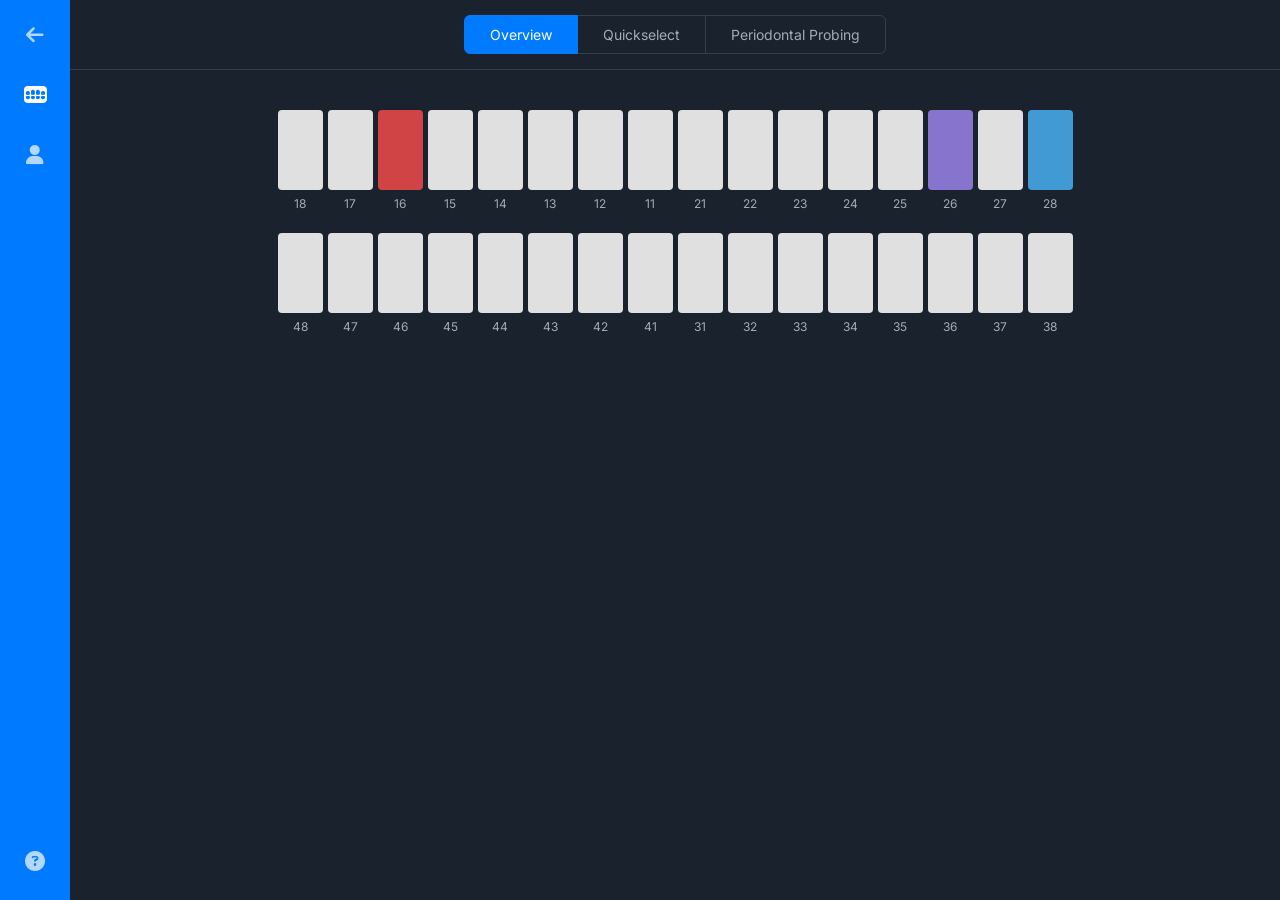
<file: app/templates/sample.html>
<!DOCTYPE html>
<html lang="es">
<head>
    <meta charset="UTF-8">
    <meta name="viewport" content="width=device-width, initial-scale=1.0">
    <title>Dental Chart Replica - Derec Style</title>
    <link href="https://cdn.jsdelivr.net/npm/bootstrap@5.3.0/dist/css/bootstrap.min.css" rel="stylesheet">
    <link href="https://fonts.googleapis.com/css2?family=Inter:wght@300;400;600&display=swap" rel="stylesheet">
    <link rel="stylesheet" href="https://cdnjs.cloudflare.com/ajax/libs/font-awesome/6.4.0/css/all.min.css">
    
    <style>
        :root {
            --sidebar-bg: #007bff;
            --main-bg: #1a222d;
            --card-bg: #252e3b;
            --text-main: #ffffff;
            --text-muted: #a0acba;
            --accent-blue: #4db8ff;
            --accent-red: #ff4d4d;
            --accent-purple: #a389f4;
            --border-color: #343e4d;
        }

        body {
            font-family: 'Inter', sans-serif;
            background-color: var(--main-bg);
            color: var(--text-main);
            height: 100vh;
            overflow: hidden;
            margin: 0;
        }

        /* Sidebar Navigation */
        .sidebar {
            width: 70px;
            background-color: var(--sidebar-bg);
            height: 100vh;
            position: fixed;
            display: flex;
            flex-direction: column;
            align-items: center;
            padding-top: 20px;
            z-index: 1000;
        }

        .nav-item {
            color: rgba(255,255,255,0.7);
            font-size: 20px;
            margin-bottom: 30px;
            cursor: pointer;
            transition: 0.3s;
        }

        .nav-item:hover, .nav-item.active {
            color: #fff;
        }

        /* Main Content Area */
        .main-wrapper {
            margin-left: 70px;
            height: 100vh;
            display: flex;
            flex-direction: column;
        }

        /* Top Header / Tabs */
        .header-tabs {
            padding: 15px 30px;
            border-bottom: 1px solid var(--border-color);
            display: flex;
            justify-content: center;
            background-color: var(--main-bg);
        }

        .btn-group-toggle .btn {
            background-color: transparent;
            border: 1px solid var(--border-color);
            color: var(--text-muted);
            padding: 8px 25px;
            font-size: 14px;
        }

        .btn-group-toggle .btn.active {
            background-color: var(--sidebar-bg);
            color: white;
            border-color: var(--sidebar-bg);
        }

        /* Dental Chart Layout */
        .odontogram-container {
            flex-grow: 1;
            padding: 40px;
            display: flex;
            flex-direction: column;
            align-items: center;
            overflow-y: auto;
        }

        .arch-row {
            display: flex;
            gap: 5px;
            margin-bottom: 20px;
        }

        .tooth-unit {
            display: flex;
            flex-direction: column;
            align-items: center;
            cursor: pointer;
            transition: transform 0.2s;
        }

        .tooth-unit:hover {
            transform: scale(1.1);
        }

        .tooth-img {
            width: 45px;
            height: 80px;
            background: #e0e0e0; /* Placeholder */
            border-radius: 4px;
            margin-bottom: 5px;
            position: relative;
        }

        /* Overlay colors based on status */
        .tooth-img.pathology { background-color: var(--accent-red); opacity: 0.8; }
        .tooth-img.restoration { background-color: var(--accent-purple); opacity: 0.8; }
        .tooth-img.abrasion { background-color: var(--accent-blue); opacity: 0.8; }

        .tooth-number {
            font-size: 12px;
            color: var(--text-muted);
        }

        /* Detail View Styles (Slide-in effect) */
        .detail-view {
            position: fixed;
            right: -100%;
            top: 0;
            width: calc(100% - 70px);
            height: 100%;
            background: var(--main-bg);
            z-index: 2000;
            transition: 0.5s ease-in-out;
            padding: 30px;
        }

        .detail-view.open {
            right: 0;
        }

        .card-custom {
            background: var(--card-bg);
            border: 1px solid var(--border-color);
            border-radius: 8px;
            padding: 20px;
            margin-bottom: 20px;
        }

        .endo-table th { color: var(--text-muted); font-weight: normal; font-size: 13px; }
        .endo-table td { border-bottom: 1px solid var(--border-color); padding: 12px 0; }

        .perio-grid {
            display: grid;
            grid-template-columns: repeat(3, 1fr);
            gap: 10px;
        }

        .perio-box {
            background: rgba(255,255,255,0.05);
            border-radius: 6px;
            text-align: center;
            padding: 10px;
        }

        .perio-val { font-size: 24px; font-weight: bold; }
        .perio-label { font-size: 10px; color: var(--text-muted); text-transform: uppercase; }

        /* Animations */
        @keyframes fadeIn {
            from { opacity: 0; }
            to { opacity: 1; }
        }

        .fade-in { animation: fadeIn 0.8s ease; }
    </style>
</head>
<body>

    <div class="sidebar">
        <div class="nav-item"><i class="fas fa-arrow-left"></i></div>
        <div class="nav-item active"><i class="fas fa-teeth"></i></div>
        <div class="nav-item"><i class="fas fa-user"></i></div>
        <div class="nav-item mt-auto mb-4"><i class="fas fa-question-circle"></i></div>
    </div>

    <div class="main-wrapper fade-in">
        <div class="header-tabs">
            <div class="btn-group btn-group-toggle">
                <button class="btn active">Overview</button>
                <button class="btn">Quickselect</button>
                <button class="btn">Periodontal Probing</button>
            </div>
        </div>

        <div class="odontogram-container">
            <div class="arch-row" id="upper-arch">
                </div>
            <div class="arch-row" id="lower-arch">
                </div>
        </div>
    </div>

    <div id="toothDetail" class="detail-view">
        <div class="d-flex justify-content-between align-items-center mb-4">
            <h2 id="detailTitle">Tooth 16</h2>
            <button class="btn btn-outline-light btn-sm" onclick="closeDetail()">✕ Close</button>
        </div>

        <div class="row">
            <div class="col-md-4 text-center">
                <div class="card-custom h-100 d-flex flex-column align-items-center justify-content-center">
                    <div style="width: 150px; height: 300px; background: #444; border-radius: 20px; border: 2px solid var(--accent-red);">
                        <div class="mt-4" style="color: var(--accent-red)">DECAY (C3)</div>
                    </div>
                </div>
            </div>

            <div class="col-md-8">
                <div class="card-custom">
                    <h5 class="mb-3 text-muted">Endodontic</h5>
                    <table class="table table-dark table-borderless endo-table">
                        <tr>
                            <td><i class="fas fa-snowflake me-2"></i> Cold</td>
                            <td class="text-end">Positive, Pain lingering <i class="fas fa-chevron-right ms-2"></i></td>
                        </tr>
                        <tr>
                            <td><i class="fas fa-hand-pointer me-2"></i> Percussion</td>
                            <td class="text-end text-danger">Painful <i class="fas fa-chevron-right ms-2"></i></td>
                        </tr>
                    </table>
                </div>

                <div class="card-custom">
                    <h5 class="mb-3 text-muted">Periodontal</h5>
                    <div class="perio-grid">
                        <div class="perio-box"><div class="perio-val">2</div><div class="perio-label">Disto Palatal</div></div>
                        <div class="perio-box"><div class="perio-val">1</div><div class="perio-label">Palatal</div></div>
                        <div class="perio-box"><div class="perio-val">3</div><div class="perio-label">Mesio Palatal</div></div>
                    </div>
                </div>
            </div>
        </div>
    </div>

    <script src="https://cdn.jsdelivr.net/npm/bootstrap@5.3.0/dist/js/bootstrap.bundle.min.js"></script>

    <script>
        // Data simulation for the chart
        const upperTeeth = [18,17,16,15,14,13,12,11,21,22,23,24,25,26,27,28];
        const lowerTeeth = [48,47,46,45,44,43,42,41,31,32,33,34,35,36,37,38];

        function renderArch(containerId, teeth) {
            const container = document.getElementById(containerId);
            teeth.forEach(num => {
                const div = document.createElement('div');
                div.className = 'tooth-unit';
                div.onclick = () => openDetail(num);
                
                // Add some random status for visual variety like the images
                let statusClass = '';
                if(num === 16) statusClass = 'pathology';
                if(num === 26) statusClass = 'restoration';
                if(num === 28) statusClass = 'abrasion';

                div.innerHTML = `
                    <div class="tooth-img ${statusClass}"></div>
                    <div class="tooth-number">${num}</div>
                `;
                container.appendChild(div);
            });
        }

        function openDetail(num) {
            document.getElementById('detailTitle').innerText = `Tooth ${num}`;
            document.getElementById('toothDetail').classList.add('open');
        }

        function closeDetail() {
            document.getElementById('toothDetail').classList.remove('open');
        }

        // Initialize
        renderArch('upper-arch', upperTeeth);
        renderArch('lower-arch', lowerTeeth);
    </script>
</body>
</html>
</file>
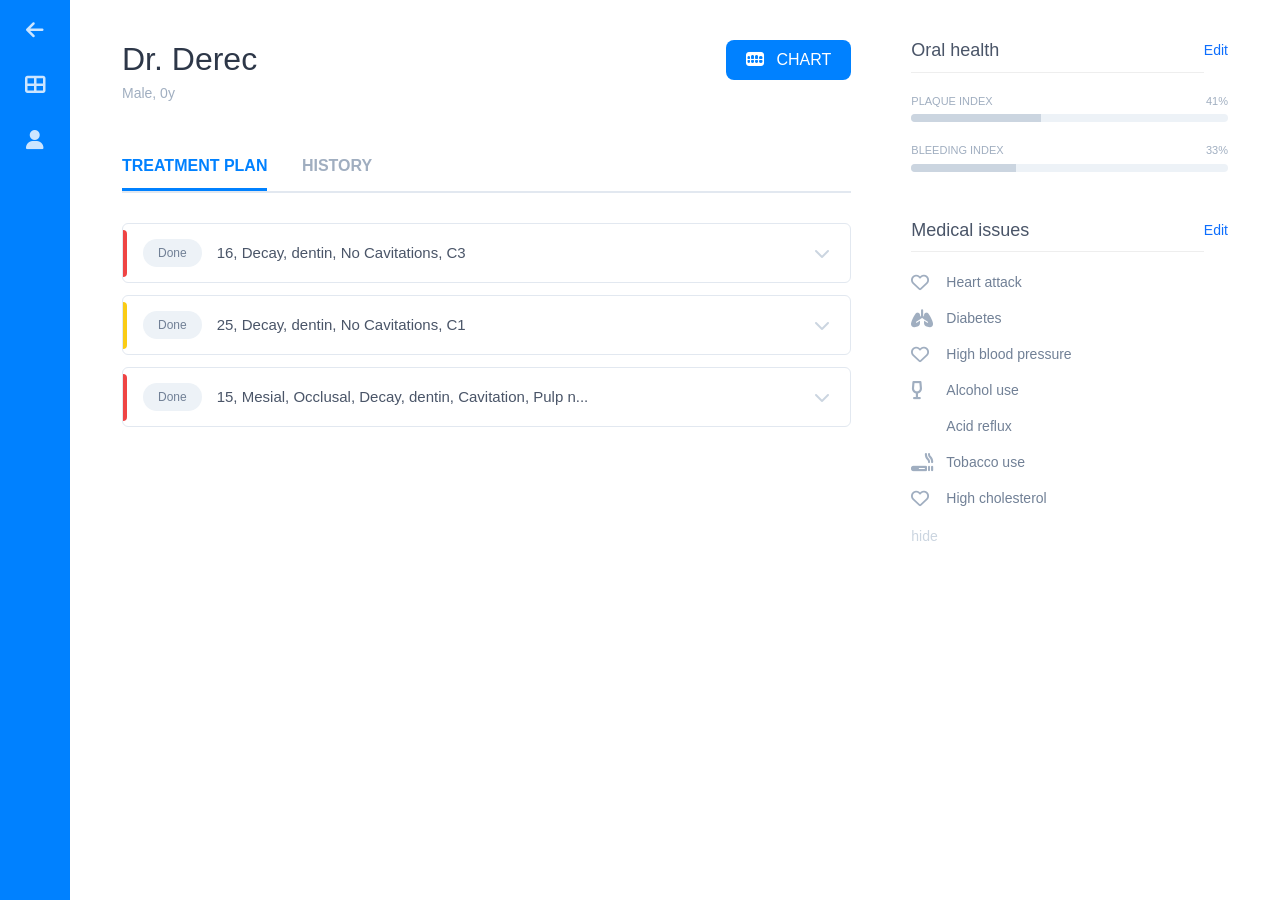
<file: app/templates/sample2.html>
<!DOCTYPE html>
<html lang="es">
<head>
    <meta charset="UTF-8">
    <title>Derec - Patient Profile & Treatment Plan</title>
    <link href="https://cdn.jsdelivr.net/npm/bootstrap@5.3.0/dist/css/bootstrap.min.css" rel="stylesheet">
    <link rel="stylesheet" href="https://cdnjs.cloudflare.com/ajax/libs/font-awesome/6.4.0/css/all.min.css">
    <style>
        :root {
            --sidebar-blue: #0081ff;
            --bg-dark: #f8f9fa; /* Note: Some screens are light, others dark. Replicating the Light Profile */
            --text-main: #4a5568;
            --border-gray: #e2e8f0;
            --status-red: #ef4444;
            --status-yellow: #facc15;
            --status-done: #edf2f7;
        }

        body { background-color: white; font-family: 'Segoe UI', sans-serif; color: var(--text-main); }

        /* Sidebar similar a las capturas */
        .sidebar {
            width: 70px; background-color: var(--sidebar-blue); height: 100vh;
            position: fixed; left: 0; display: flex; flex-direction: column; align-items: center; padding-top: 20px;
        }
        .sidebar i { color: white; font-size: 20px; margin-bottom: 35px; cursor: pointer; opacity: 0.8; }
        .sidebar i:hover { opacity: 1; }

        .content { margin-left: 70px; padding: 40px; }

        /* Header Area */
        .patient-header { display: flex; justify-content: space-between; align-items: flex-start; margin-bottom: 40px; }
        .patient-name h1 { font-size: 32px; font-weight: 400; color: #2d3748; margin-bottom: 5px; }
        .patient-meta { color: #a0aec0; font-size: 14px; }

        /* Tabs */
        .nav-tabs-custom { border-bottom: 2px solid var(--border-gray); margin-bottom: 30px; }
        .nav-link-custom {
            padding: 10px 0; margin-right: 30px; display: inline-block;
            text-decoration: none; color: #a0aec0; font-weight: 600; text-transform: uppercase;
            border-bottom: 3px solid transparent; cursor: pointer;
        }
        .nav-link-custom.active { color: var(--sidebar-blue); border-bottom-color: var(--sidebar-blue); }

        /* Treatment List Items */
        .treatment-item {
            background: white; border: 1px solid var(--border-gray); border-radius: 6px;
            margin-bottom: 12px; display: flex; align-items: center; position: relative;
            padding: 15px 20px; transition: 0.2s;
        }
        .treatment-item:hover { box-shadow: 0 4px 6px rgba(0,0,0,0.05); }
        
        /* Barrita de color a la izquierda */
        .status-bar { width: 4px; height: 80%; position: absolute; left: 0; border-radius: 0 4px 4px 0; }
        .status-red { background-color: var(--status-red); }
        .status-yellow { background-color: var(--status-yellow); }

        .badge-done { background: var(--status-done); color: #718096; padding: 5px 15px; border-radius: 20px; font-size: 12px; margin-right: 15px; }
        .treatment-text { flex-grow: 1; font-size: 15px; color: #4a5568; }
        .chevron { color: #cbd5e0; }

        /* Right Column: Indexes & Medical */
        .side-title { font-size: 18px; color: #4a5568; margin-bottom: 20px; border-bottom: 1px solid #eee; padding-bottom: 10px; }
        .index-label { font-size: 11px; color: #a0aec0; text-transform: uppercase; display: flex; justify-content: space-between; margin-bottom: 5px; }
        .progress { height: 8px; border-radius: 10px; margin-bottom: 20px; background-color: #edf2f7; }
        .progress-bar { background-color: #cbd5e0; }

        .medical-issue { display: flex; align-items: center; margin-bottom: 15px; color: #718096; font-size: 14px; }
        .medical-issue i { width: 25px; margin-right: 10px; color: #a0aec0; font-size: 18px; }

        .btn-chart { background-color: var(--sidebar-blue); color: white; border-radius: 8px; padding: 8px 20px; border: none; }
    </style>
</head>
<body>

    <div class="sidebar">
        <i class="fas fa-arrow-left"></i>
        <i class="fas fa-th-large"></i>
        <i class="fas fa-user"></i>
    </div>

    <div class="content">
        <div class="container-fluid">
            <div class="row">
                <div class="col-lg-8">
                    <div class="patient-header">
                        <div class="patient-name">
                            <h1>Dr. Derec</h1>
                            <div class="patient-meta">Male, 0y</div>
                        </div>
                        <button class="btn-chart"><i class="fas fa-teeth me-2"></i> CHART</button>
                    </div>

                    <div class="nav-tabs-custom">
                        <div class="nav-link-custom active">TREATMENT PLAN</div>
                        <div class="nav-link-custom">HISTORY</div>
                    </div>

                    <div class="treatment-item">
                        <div class="status-bar status-red"></div>
                        <span class="badge-done">Done</span>
                        <div class="treatment-text">16, Decay, dentin, No Cavitations, C3</div>
                        <i class="fas fa-chevron-down chevron"></i>
                    </div>

                    <div class="treatment-item">
                        <div class="status-bar status-yellow"></div>
                        <span class="badge-done">Done</span>
                        <div class="treatment-text">25, Decay, dentin, No Cavitations, C1</div>
                        <i class="fas fa-chevron-down chevron"></i>
                    </div>

                    <div class="treatment-item">
                        <div class="status-bar status-red"></div>
                        <span class="badge-done">Done</span>
                        <div class="treatment-text">15, Mesial, Occlusal, Decay, dentin, Cavitation, Pulp n...</div>
                        <i class="fas fa-chevron-down chevron"></i>
                    </div>
                </div>

                <div class="col-lg-4 ps-lg-5">
                    <div class="d-flex justify-content-between">
                        <h3 class="side-title w-100">Oral health</h3>
                        <a href="#" class="text-primary text-decoration-none small">Edit</a>
                    </div>
                    
                    <div class="mb-4">
                        <div class="index-label">PLAQUE INDEX <span>41%</span></div>
                        <div class="progress"><div class="progress-bar" style="width: 41%"></div></div>
                        
                        <div class="index-label">BLEEDING INDEX <span>33%</span></div>
                        <div class="progress"><div class="progress-bar" style="width: 33%"></div></div>
                    </div>

                    <div class="d-flex justify-content-between mt-5">
                        <h3 class="side-title w-100">Medical issues</h3>
                        <a href="#" class="text-primary text-decoration-none small">Edit</a>
                    </div>

                    <div class="medical-list">
                        <div class="medical-issue"><i class="far fa-heart"></i> Heart attack</div>
                        <div class="medical-issue"><i class="fas fa-lungs"></i> Diabetes</div>
                        <div class="medical-issue"><i class="far fa-heart"></i> High blood pressure</div>
                        <div class="medical-issue"><i class="fas fa-wine-glass-alt"></i> Alcohol use</div>
                        <div class="medical-issue"><i class="fas fa-stomach"></i> Acid reflux</div>
                        <div class="medical-issue"><i class="fas fa-smoking"></i> Tobacco use</div>
                        <div class="medical-issue"><i class="far fa-heart"></i> High cholesterol</div>
                        <a href="#" class="small text-decoration-none" style="color:#cbd5e0">hide</a>
                    </div>
                </div>
            </div>
        </div>
    </div>

    <script>
        // Efecto visual al hacer clic en los items de tratamiento
        document.querySelectorAll('.treatment-item').forEach(item => {
            item.addEventListener('click', () => {
                item.style.transform = 'translateX(10px)';
                setTimeout(() => item.style.transform = 'translateX(0)', 200);
            });
        });
    </script>
</body>
</html>
</file>
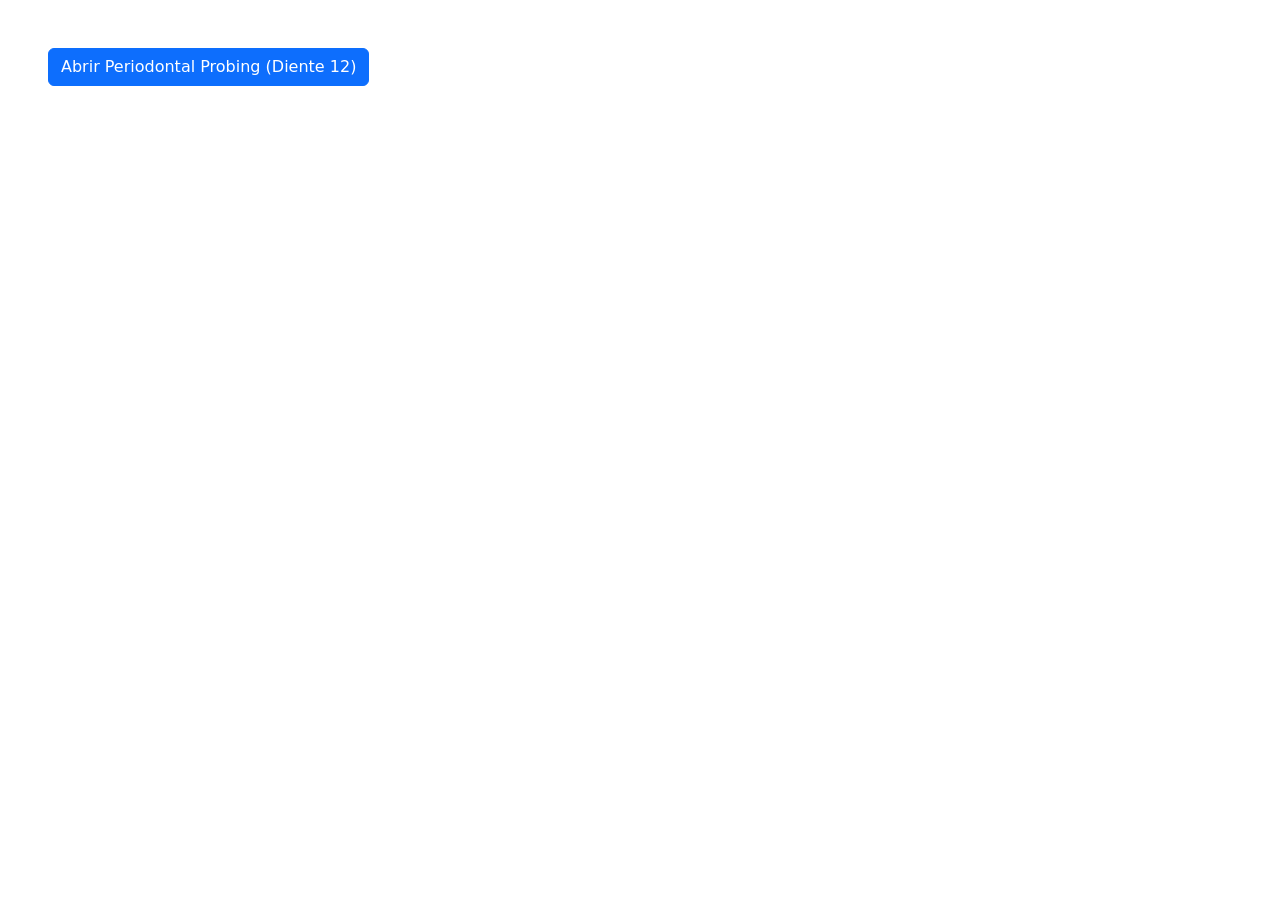
<file: app/templates/template3.html>
<!DOCTYPE html>
<html lang="es">
<head>
    <meta charset="UTF-8">
    <title>Derec - Periodontal Probing Offcanvas</title>
    <link href="https://cdn.jsdelivr.net/npm/bootstrap@5.3.0/dist/css/bootstrap.min.css" rel="stylesheet">
    <link rel="stylesheet" href="https://cdnjs.cloudflare.com/ajax/libs/font-awesome/6.4.0/css/all.min.css">
    <style>
        :root {
            --perio-blue: #5bc0de;
            --perio-red: #ff5c5c;
            --perio-yellow: #f0ad4e;
            --bg-offcanvas: #ffffff;
            --text-dark: #333;
            --border-light: #e9ecef;
        }

        /* Estilos de los cuadros de medición (los 6 puntos) */
        .perio-measure-grid {
            display: grid;
            grid-template-columns: repeat(3, 1fr);
            gap: 10px;
            margin-bottom: 25px;
        }

        .measure-box {
            border: 1px solid var(--border-light);
            border-radius: 8px;
            padding: 15px 5px;
            text-align: center;
            position: relative;
            min-height: 100px;
        }

        .measure-box.active { border-color: #007bff; background-color: #f0f7ff; }

        .measure-val { font-size: 32px; font-weight: 300; line-height: 1; }
        .measure-label { font-size: 10px; color: #999; text-transform: uppercase; margin-top: 20px; }
        
        /* Círculo de margen gingival (el número pequeño abajo) */
        .margin-circle {
            position: absolute;
            bottom: 35px;
            left: 50%;
            transform: translateX(-50%);
            width: 20px; height: 20px;
            border: 1px solid #ddd;
            border-radius: 50%;
            font-size: 10px;
            display: flex; align-items: center; justify-content: center;
            color: #ccc;
        }

        /* Puntos indicadores (Sangrado/Placa) */
        .dot-indicators { position: absolute; top: 8px; right: 8px; display: flex; gap: 3px; }
        .dot { width: 6px; height: 6px; border-radius: 50%; }
        .dot-red { background-color: var(--perio-red); }
        .dot-blue { background-color: var(--perio-blue); }

        /* Teclado numérico de profundidad */
        .probing-grid {
            display: grid;
            grid-template-columns: repeat(5, 1fr);
            gap: 1px;
            background-color: #eee;
            border: 1px solid #eee;
            border-radius: 4px;
            overflow: hidden;
        }

        .probing-btn {
            background: white; border: none; padding: 15px 0;
            font-size: 16px; color: #5bc0de; transition: 0.2s;
        }
        .probing-btn:hover { background: #f8f9fa; }
        .probing-btn.selected { background: #7a869a; color: white; }

        /* Botones de estado (Bleeding, Plaque, etc) */
        .status-toggle-group .btn {
            border-radius: 6px; margin-bottom: 10px; padding: 12px;
            font-weight: 500; display: flex; align-items: center; justify-content: center;
            border: none; background-color: #f1f3f5; color: #495057;
        }
        .btn-bleeding.active { background-color: #7a869a !important; color: white !important; position: relative; }
        .btn-bleeding.active::after { content: ''; position: absolute; right: 10px; width: 8px; height: 8px; background: var(--perio-red); border-radius: 50%; }

        .btn-plaque.active { background-color: #7a869a !important; color: white !important; position: relative; }
        .btn-plaque.active::after { content: ''; position: absolute; right: 10px; width: 8px; height: 8px; background: var(--perio-blue); border-radius: 50%; }

        .btn-next { background-color: #5bc0de; color: white; width: 100%; padding: 15px; border: none; border-radius: 8px; margin-top: 20px; }

        .offcanvas-header { border-bottom: 1px solid #eee; }
        .tooth-nav { display: flex; align-items: center; gap: 20px; color: #777; }
    </style>
</head>
<body>

<div class="p-5">
    <button class="btn btn-primary" type="button" data-bs-toggle="offcanvas" data-bs-target="#offcanvasPerio">
        Abrir Periodontal Probing (Diente 12)
    </button>
</div>

<div class="offcanvas offcanvas-end" tabindex="-1" id="offcanvasPerio" style="width: 450px;">
    <div class="offcanvas-header">
        <div class="tooth-nav">
            <i class="fas fa-chevron-left"></i>
            <i class="fas fa-chevron-right"></i>
            <span style="font-weight: 600; color: #333;">Tooth 12</span>
        </div>
        <div class="ms-auto">
            <i class="fas fa-volume-up me-3 text-primary"></i>
            <button type="button" class="btn-close" data-bs-dismiss="offcanvas"></button>
        </div>
    </div>

    <div class="offcanvas-body">
        <div class="perio-measure-grid">
            <div class="measure-box">
                <div class="dot-indicators"><div class="dot dot-red"></div><div class="dot dot-blue"></div></div>
                <div class="measure-val">2</div>
                <div class="margin-circle">0</div>
                <div class="measure-label">Disto Palatal</div>
            </div>
            <div class="measure-box">
                <div class="measure-val">1</div>
                <div class="margin-circle">0</div>
                <div class="measure-label">Palatal</div>
            </div>
            <div class="measure-box">
                <div class="dot-indicators"><div class="dot dot-red"></div><div class="dot dot-blue"></div></div>
                <div class="measure-val">3</div>
                <div class="margin-circle">0</div>
                <div class="measure-label">Mesio Palatal</div>
            </div>
            <div class="measure-box active">
                <div class="dot-indicators"><div class="dot dot-red"></div><div class="dot dot-blue"></div></div>
                <div class="measure-val">2</div>
                <div class="margin-circle">0</div>
                <div class="measure-label">Disto Buccal</div>
            </div>
            <div class="measure-box">
                <div class="dot-indicators"><div class="dot dot-red"></div><div class="dot dot-blue"></div></div>
                <div class="measure-val">1</div>
                <div class="margin-circle">0</div>
                <div class="measure-label">Buccal</div>
            </div>
            <div class="measure-box">
                <div class="dot-indicators"><div class="dot dot-red"></div><div class="dot dot-blue"></div></div>
                <div class="measure-val">3</div>
                <div class="margin-circle">0</div>
                <div class="measure-label">Mesio Buccal</div>
            </div>
        </div>

        <div class="d-flex justify-content-between mb-2 small text-muted">
            <span class="fw-bold text-primary">PROBING DEPTH</span>
            <span>GINGIVAL MARGIN</span>
        </div>
        <div class="probing-grid mb-4">
            <button class="probing-btn">0</button>
            <button class="probing-btn">1</button>
            <button class="probing-btn selected">2</button>
            <button class="probing-btn">3</button>
            <button class="probing-btn">4</button>
            <button class="probing-btn">5</button>
            <button class="probing-btn">6</button>
            <button class="probing-btn">7</button>
            <button class="probing-btn">8</button>
            <button class="probing-btn">9</button>
            <button class="probing-btn">10</button>
            <button class="probing-btn">11</button>
            <button class="probing-btn">12</button>
            <button class="probing-btn" style="grid-column: span 2;">>12</button>
        </div>

        <div class="status-toggle-group">
            <button class="btn w-100 btn-bleeding active">Bleeding</button>
            <div class="row g-2">
                <div class="col-4"><button class="btn w-100 btn-plaque active">Plaque</button></div>
                <div class="col-4"><button class="btn w-100">Pus</button></div>
                <div class="col-4"><button class="btn w-100">Tartar</button></div>
            </div>
        </div>

        <button class="btn-next">NEXT TOOTH</button>
    </div>
</div>

<script src="https://cdn.jsdelivr.net/npm/bootstrap@5.3.0/dist/js/bootstrap.bundle.min.js"></script>
</body>
</html>
</file>
